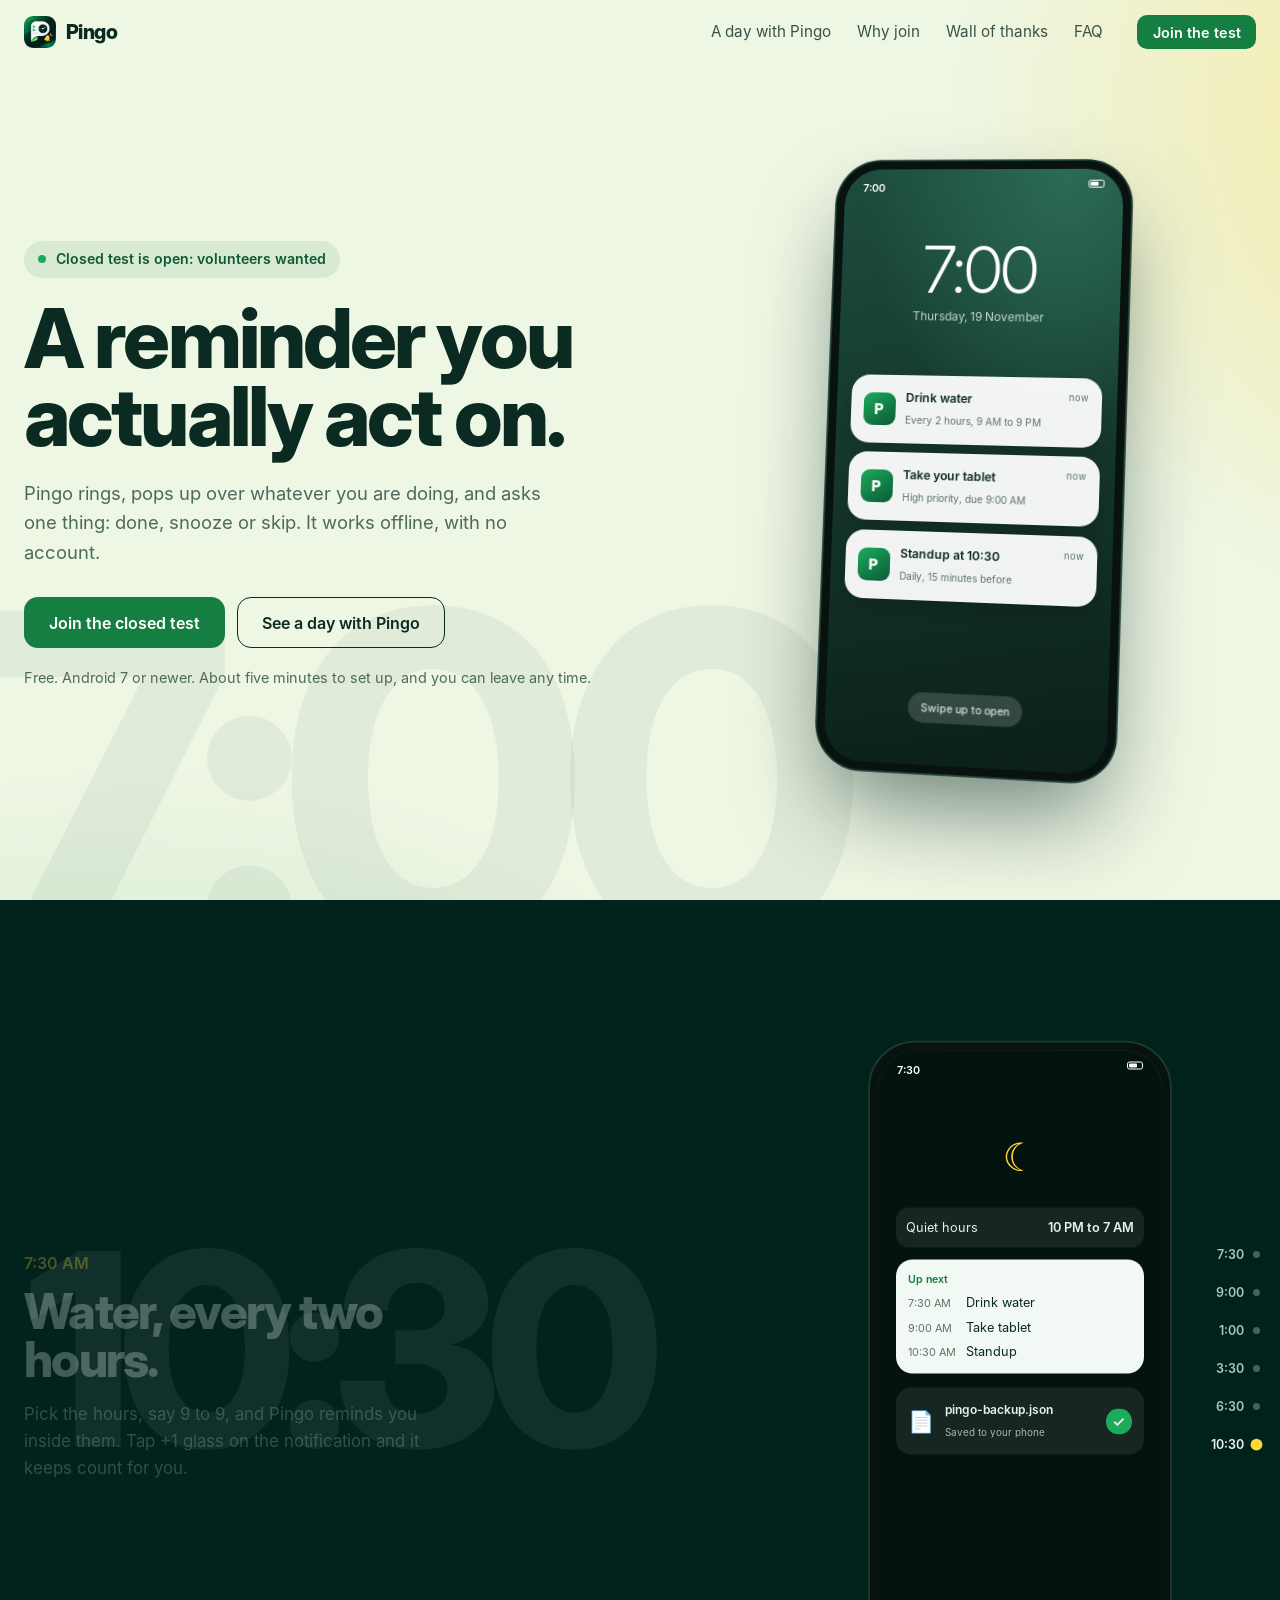
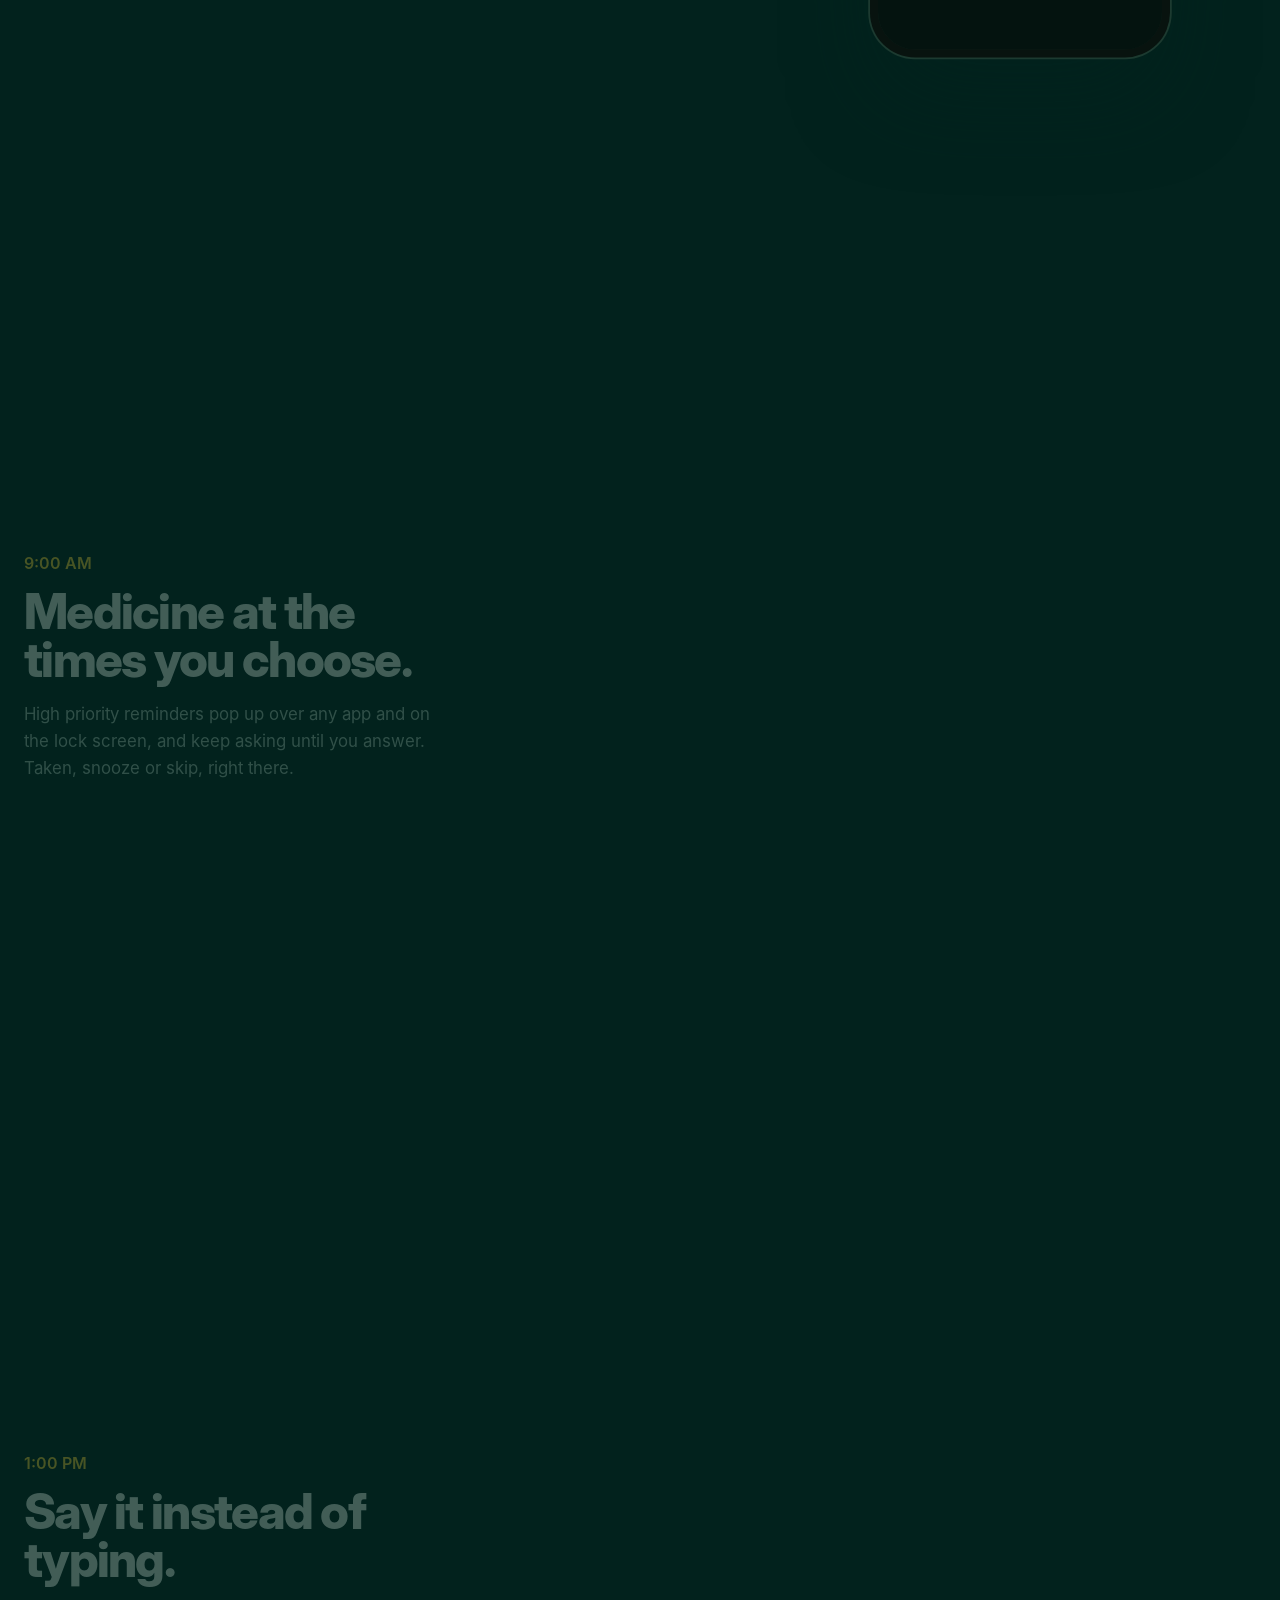
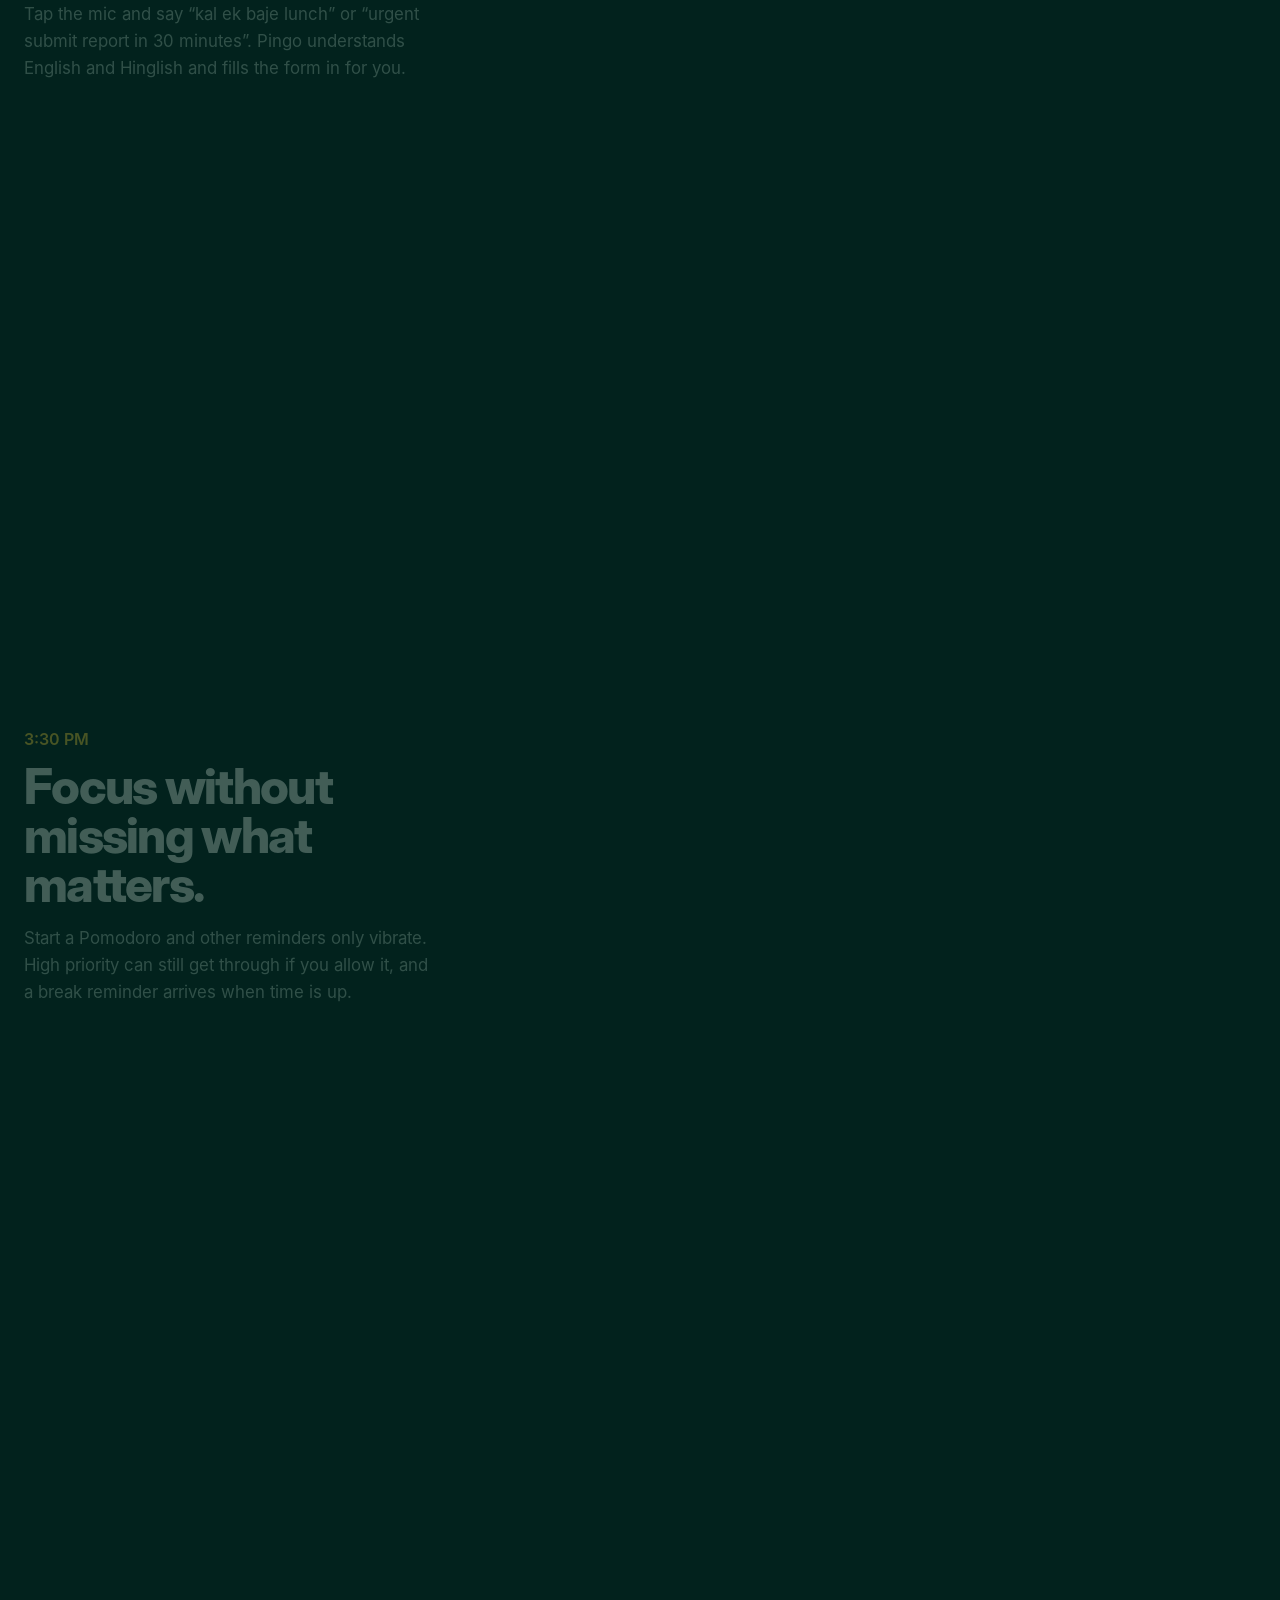
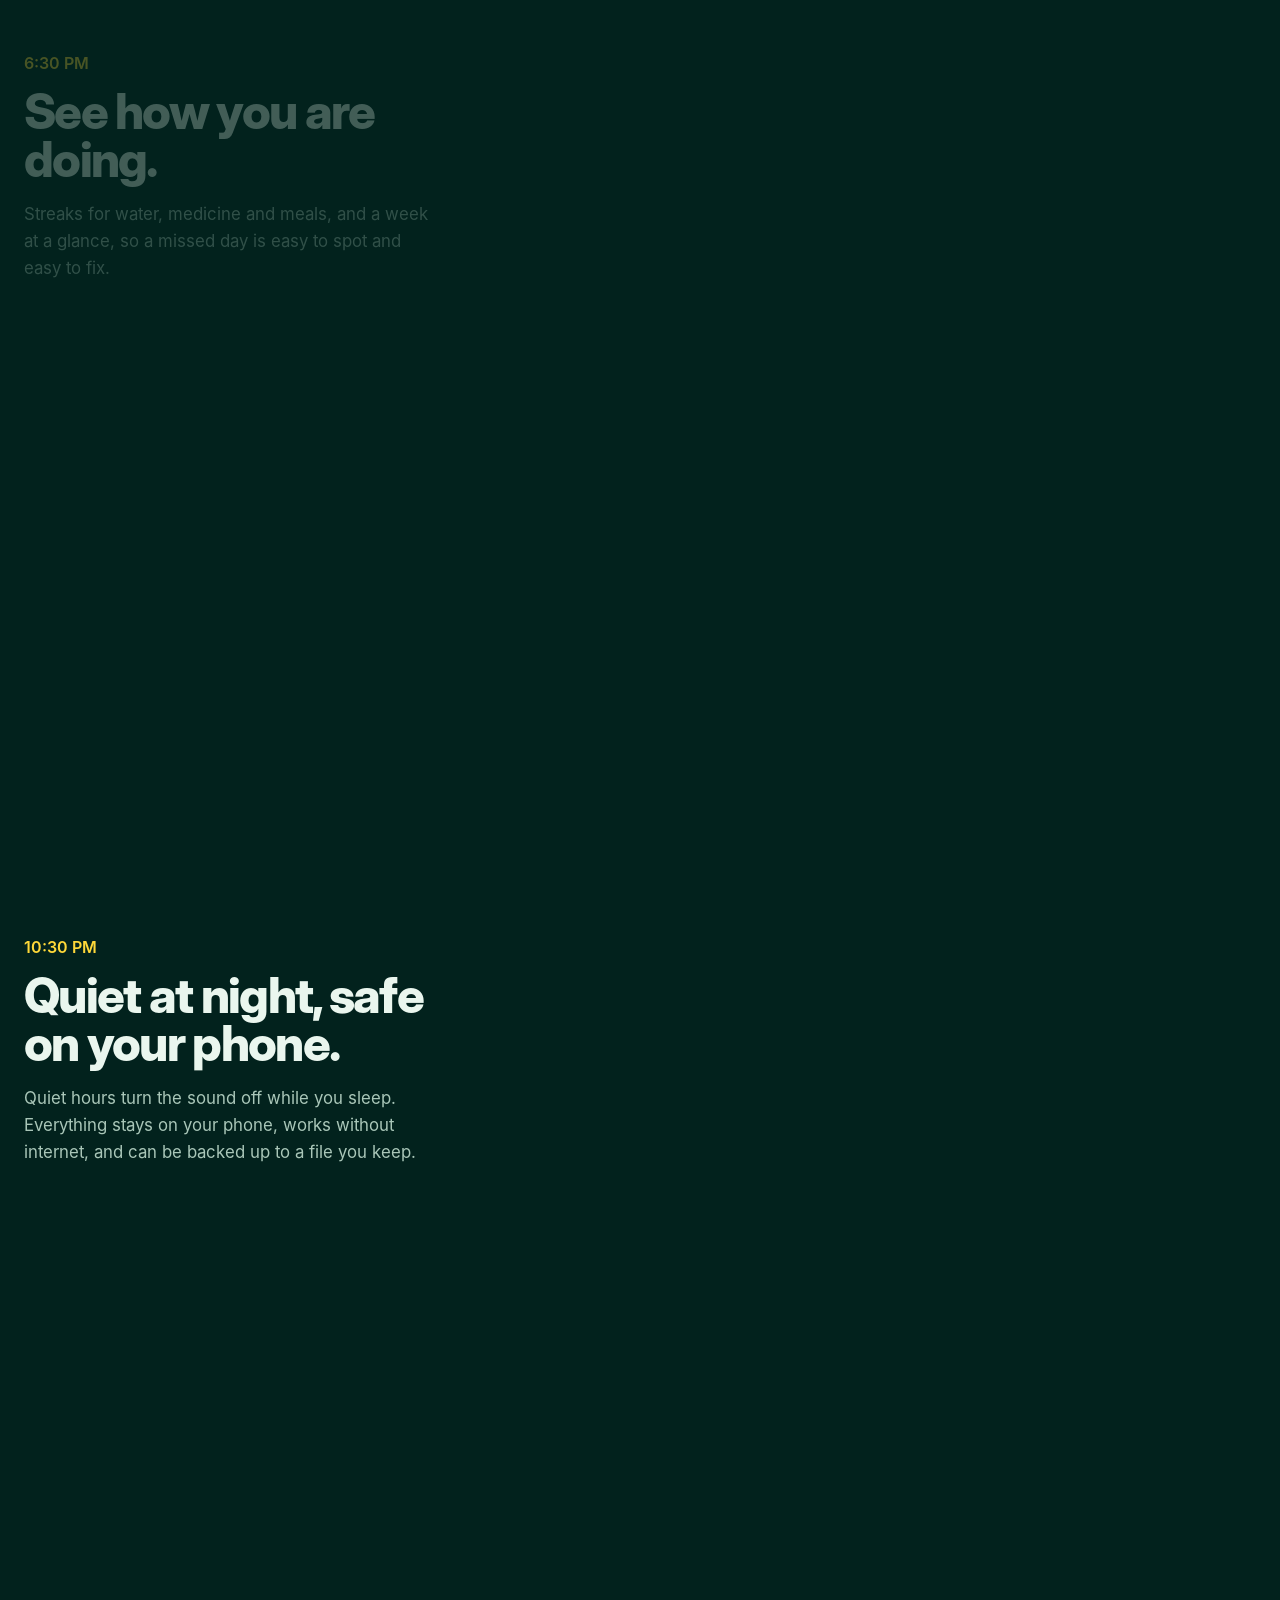
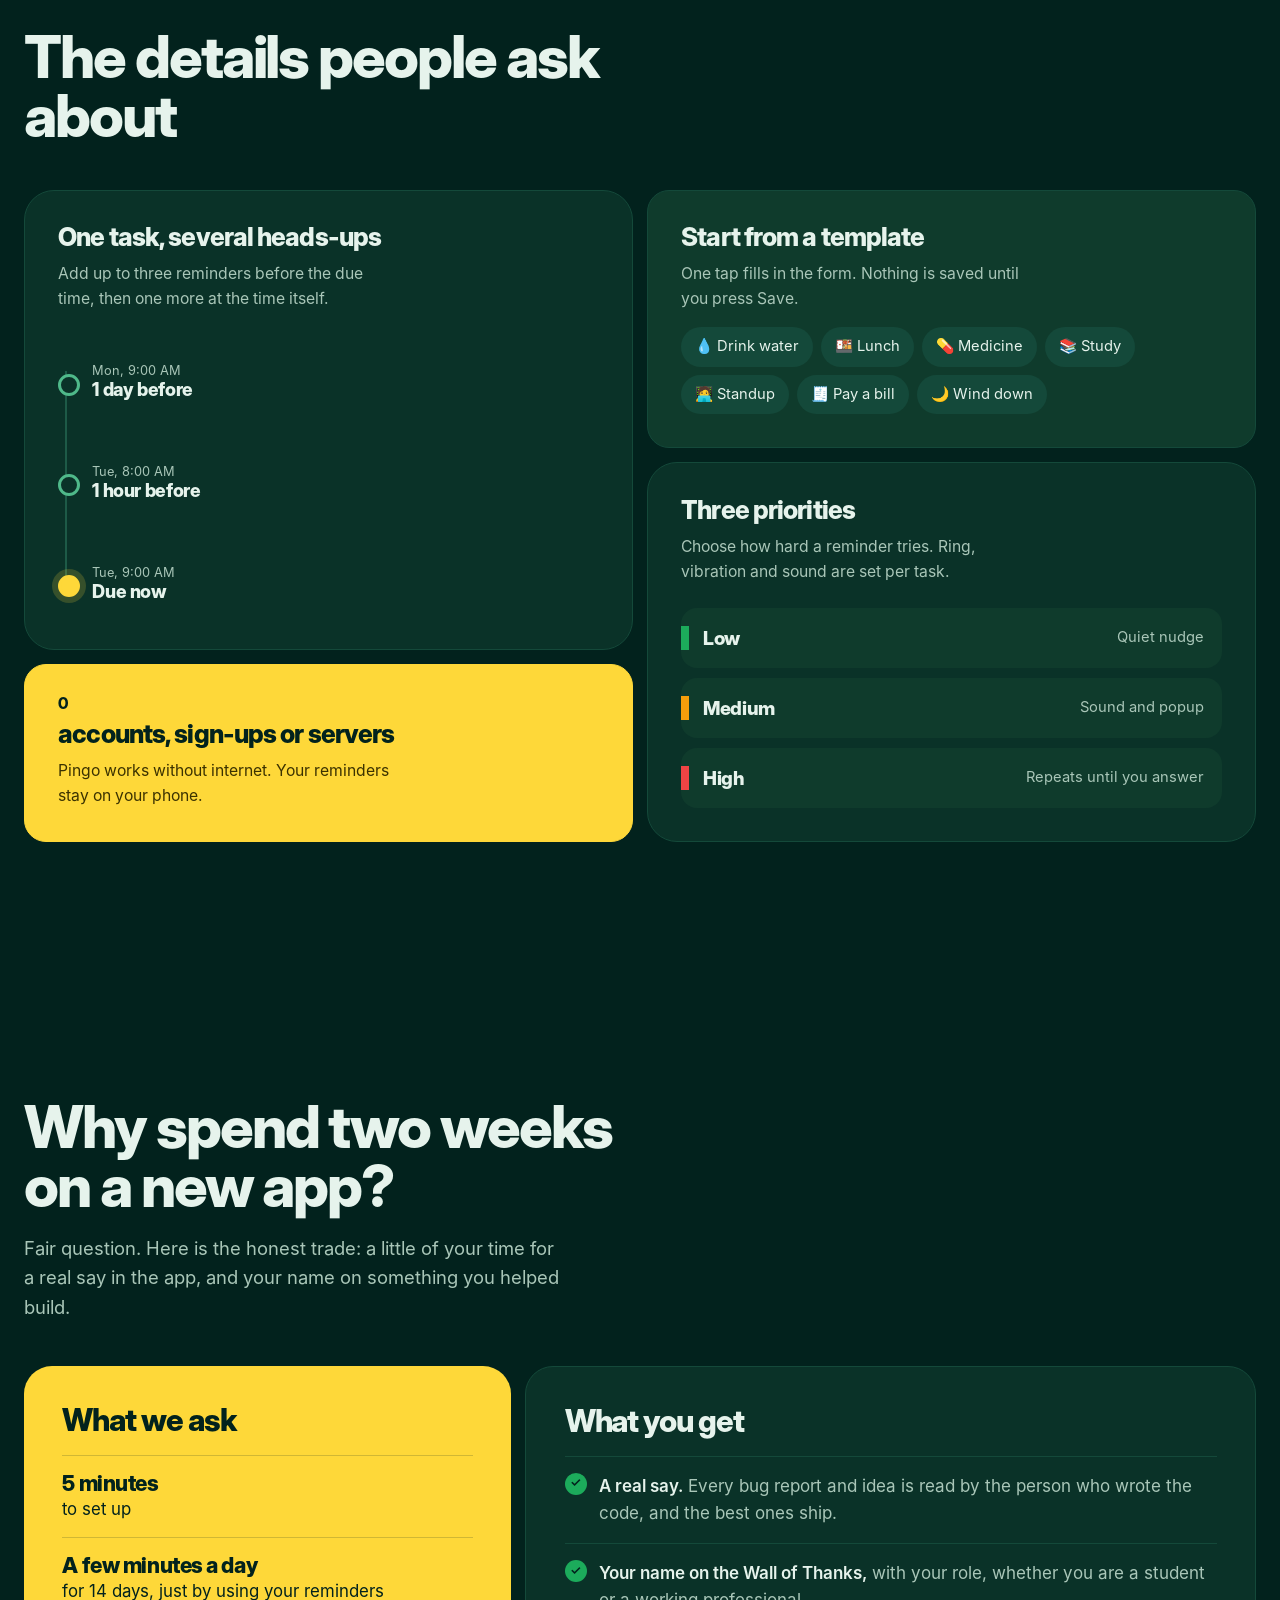
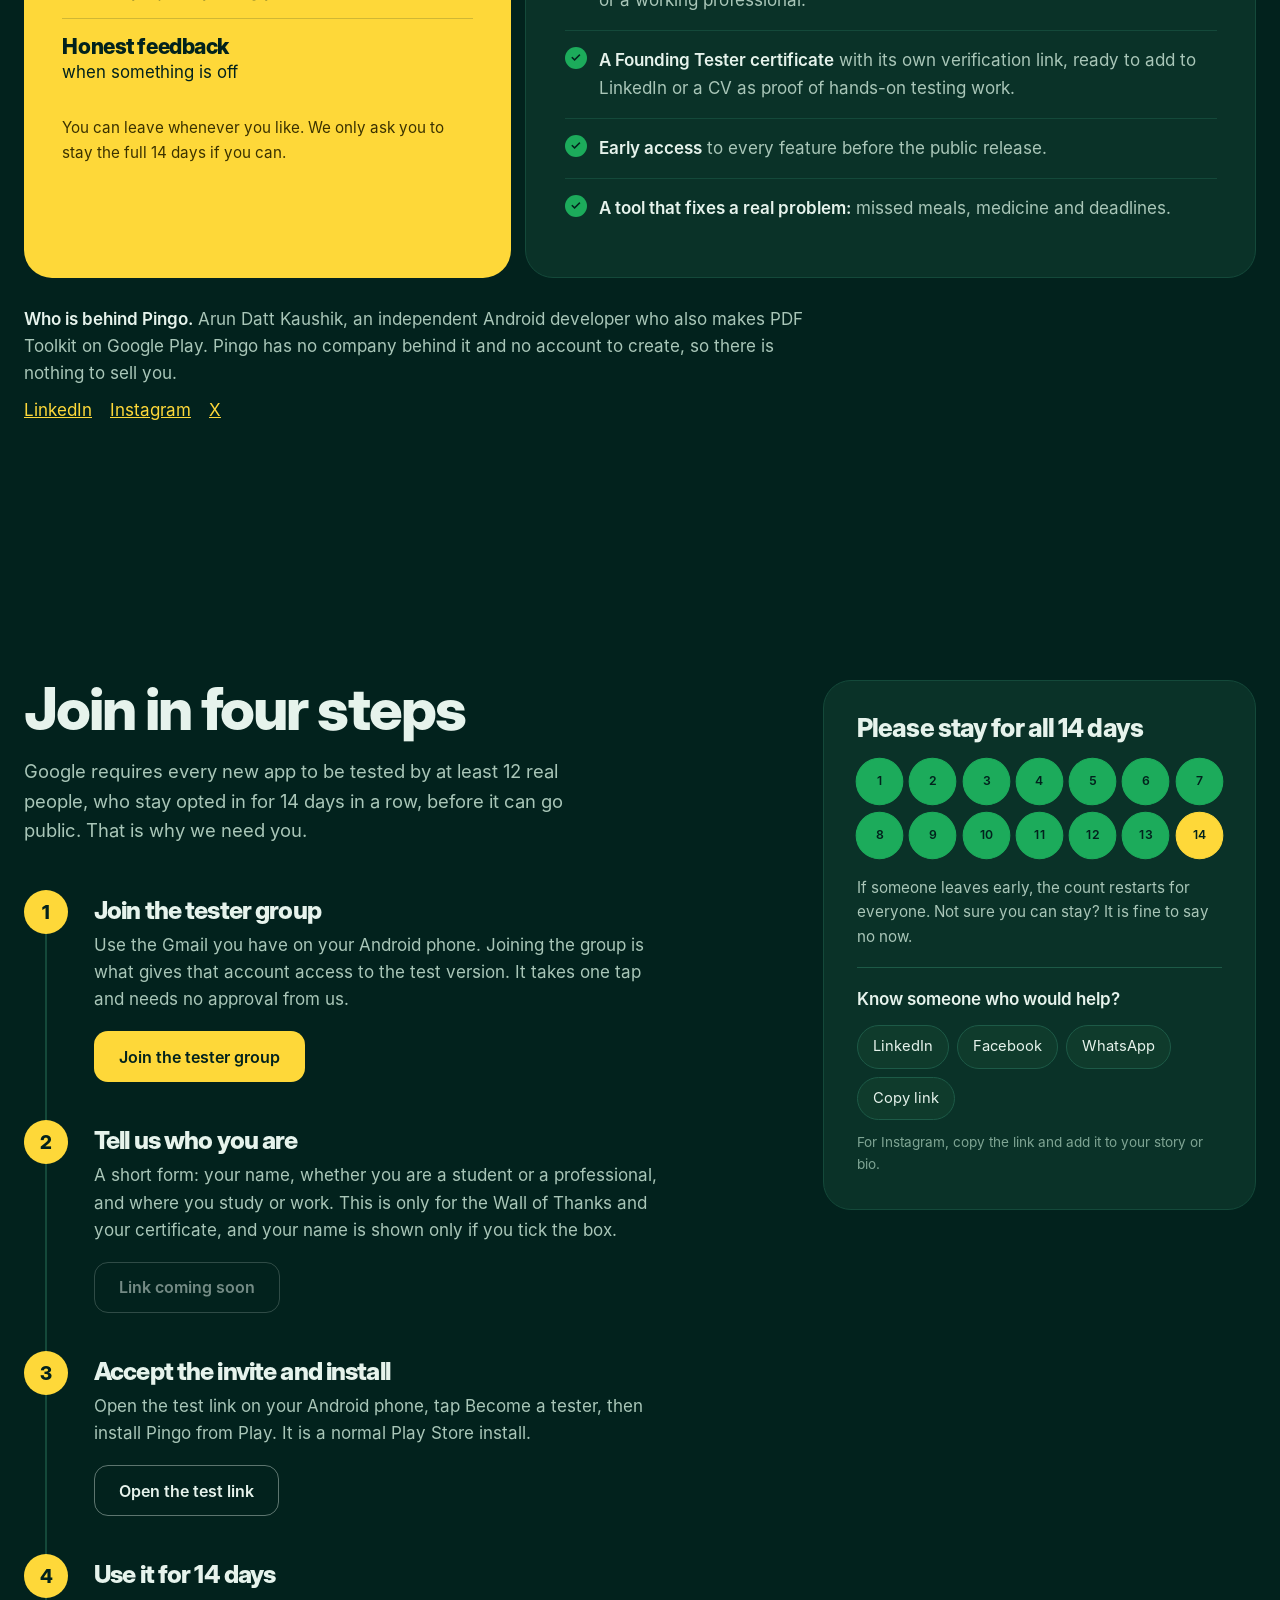
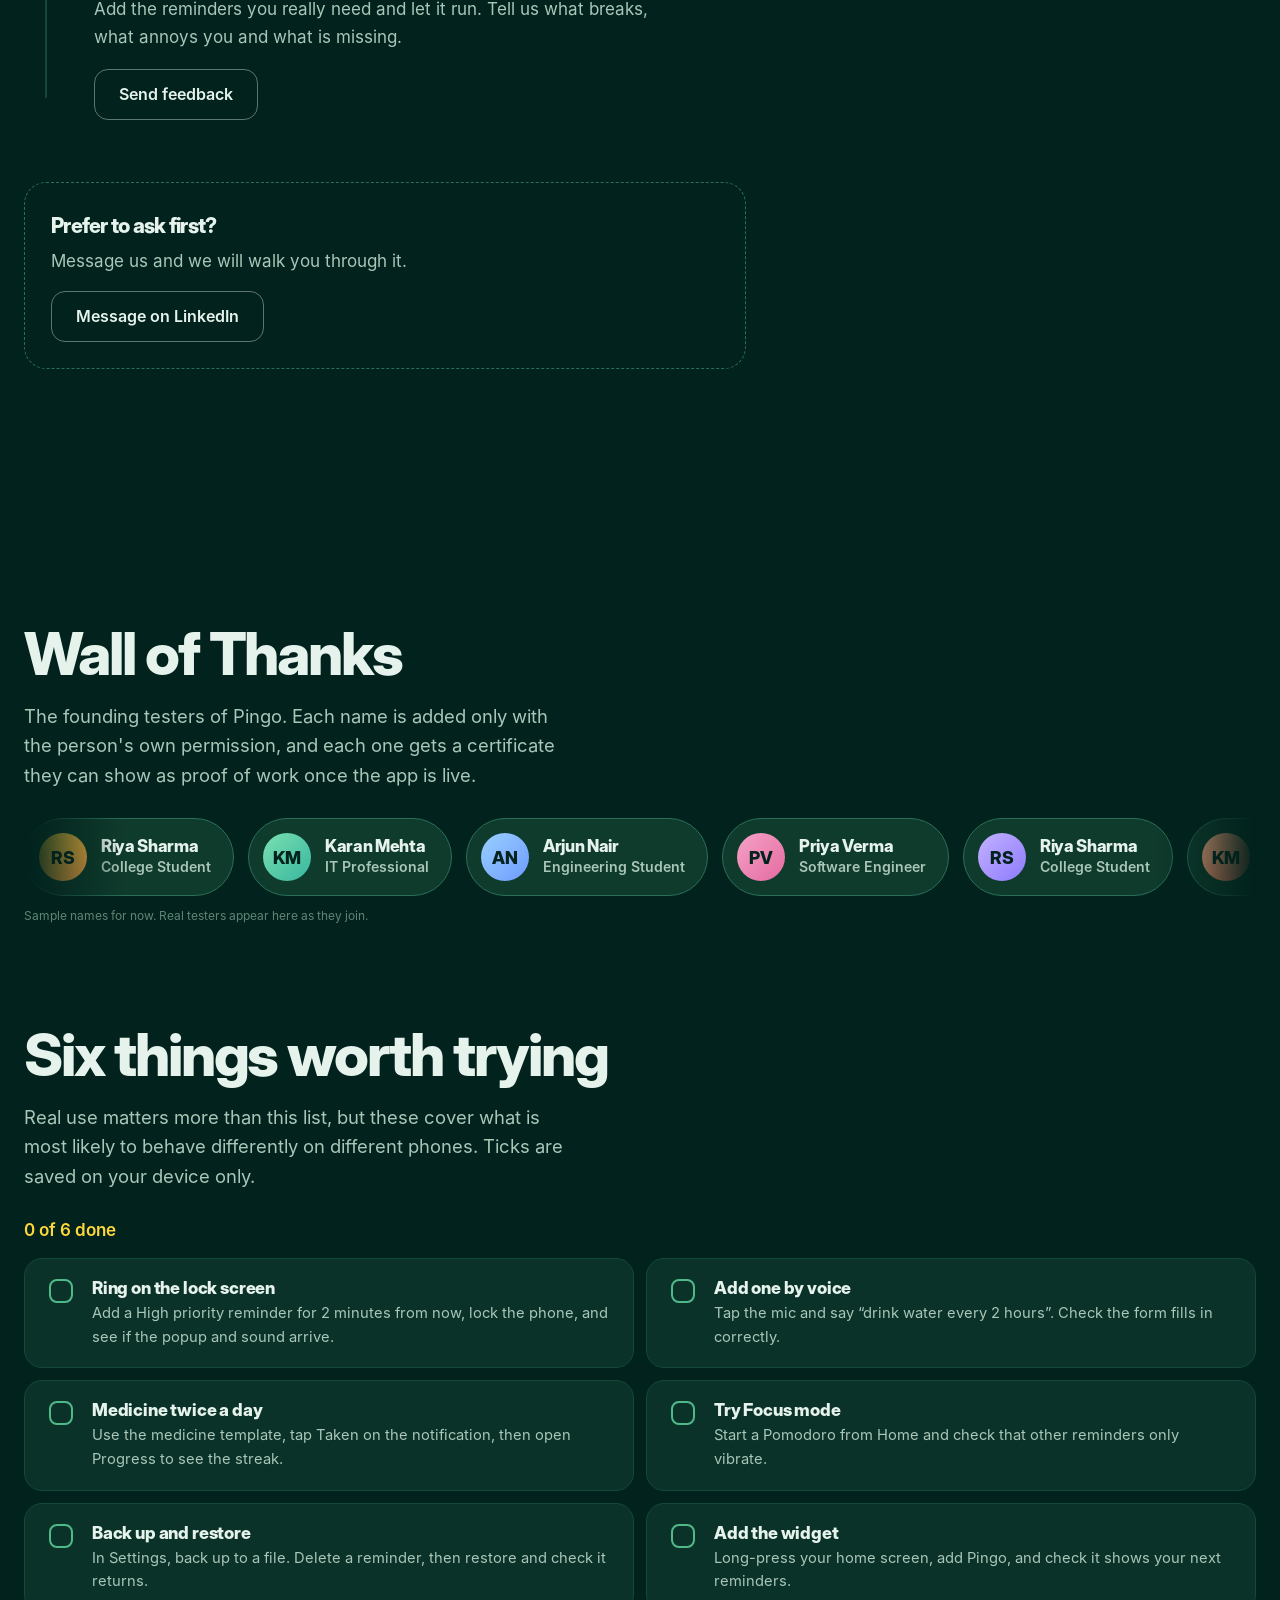
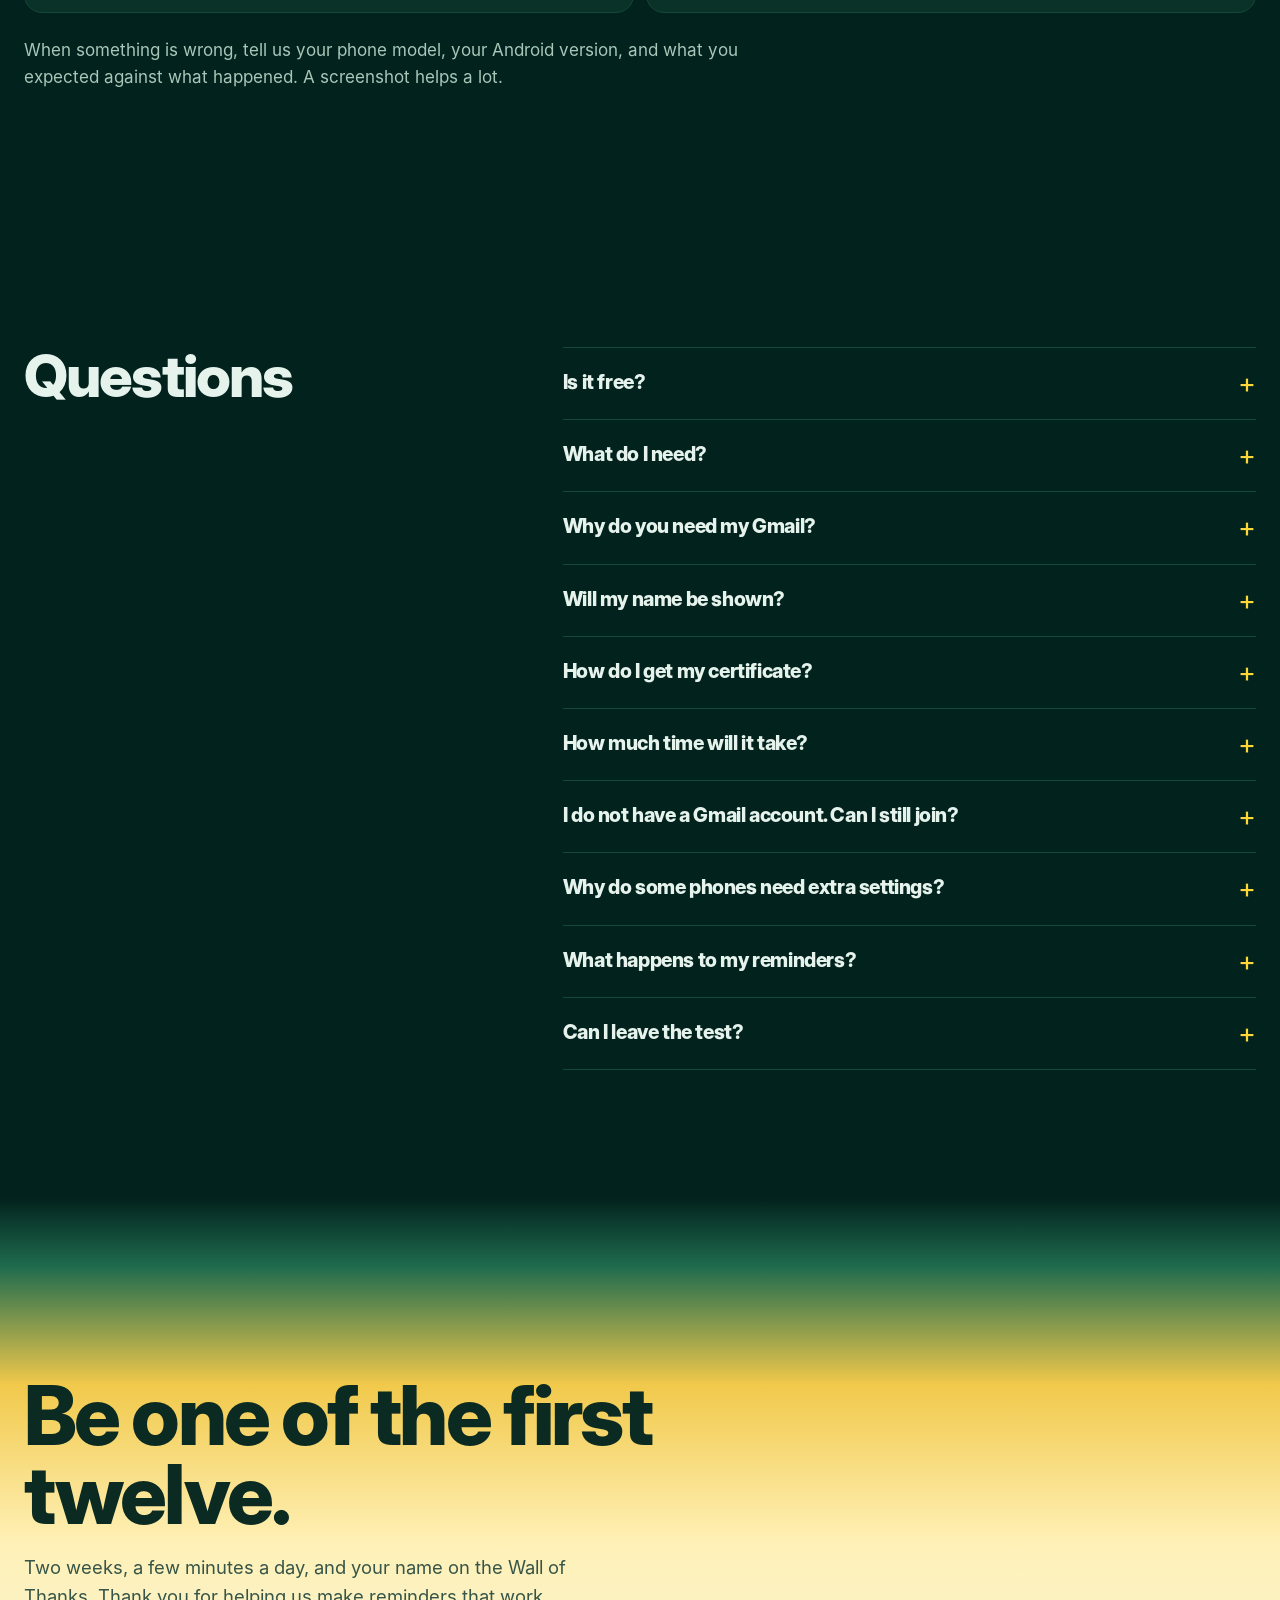
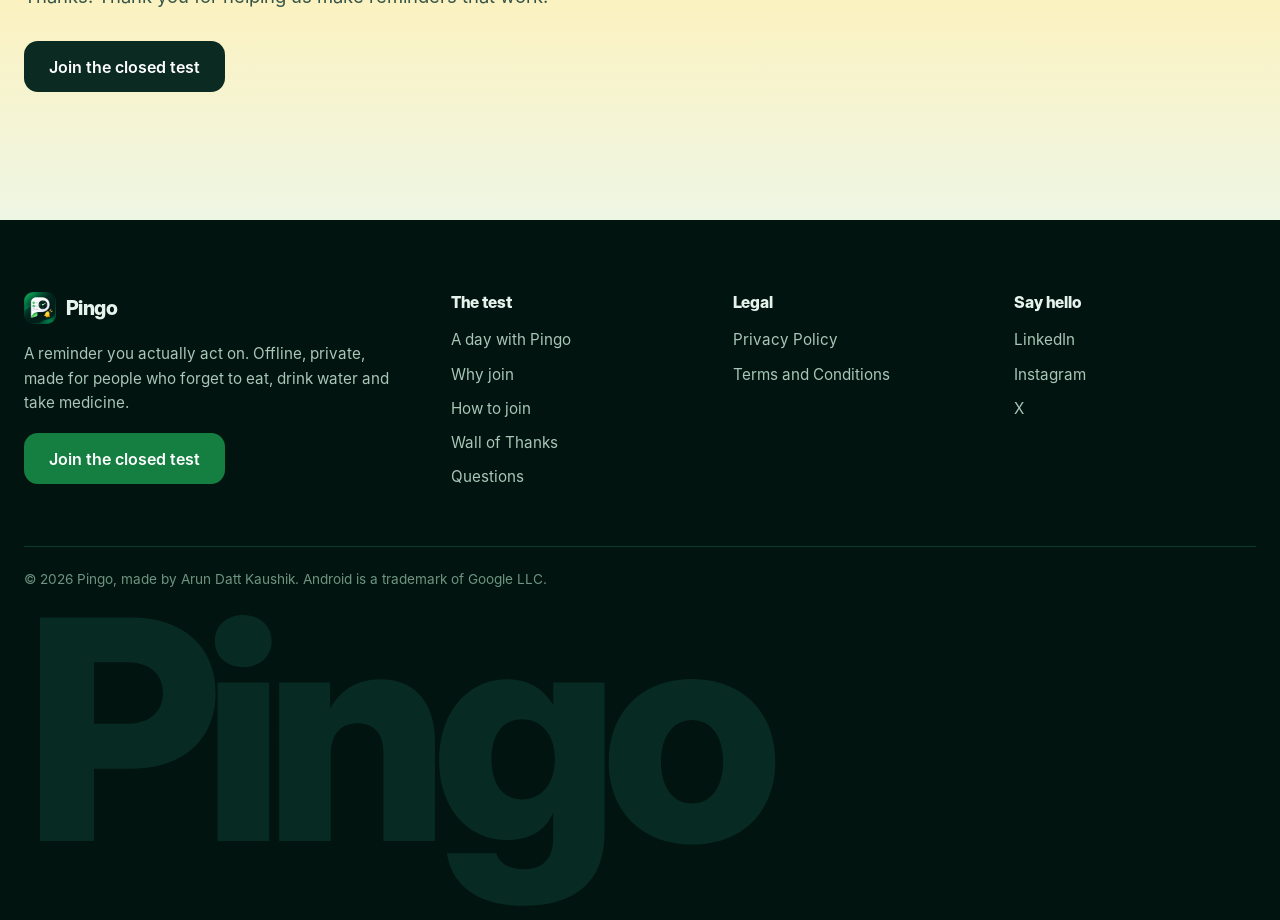
<file: index.html>
<!doctype html>
<html lang="en">
<head>
  <meta charset="utf-8">
  <meta name="viewport" content="width=device-width, initial-scale=1">
  <title>Pingo: a reminder you actually act on. Join the closed test</title>
  <meta name="description" content="Pingo is an offline Android reminder app for water, medicine, meals and work. Volunteer to be one of the first twelve testers.">
  <meta name="theme-color" content="#eef6e4">
  <link rel="icon" type="image/png" href="assets/favicon.png">
  <link rel="apple-touch-icon" href="assets/apple-touch-icon.png">
  <link rel="canonical" href="https://arunkaushikdev.github.io/pingo-site/">
  <meta property="og:type" content="website">
  <meta property="og:url" content="https://arunkaushikdev.github.io/pingo-site/">
  <meta property="og:title" content="Pingo: help us test a reminder app that works">
  <meta property="og:description" content="Volunteer for the Pingo closed test on Android. Two weeks, a few minutes a day, free.">
  <meta property="og:image" content="https://arunkaushikdev.github.io/pingo-site/assets/og.png">
  <meta property="og:image:width" content="1200"><meta property="og:image:height" content="630">
  <meta name="twitter:card" content="summary_large_image">
  <meta name="twitter:image" content="https://arunkaushikdev.github.io/pingo-site/assets/og.png">
  <link rel="preload" href="assets/fonts/display-800.woff" as="font" type="font/woff" crossorigin>
  <link rel="stylesheet" href="styles.css">
</head>
<body>

<header class="nav" id="nav">
  <div class="wrap bar">
    <a class="brand" href="#top"><img src="assets/icon-192.png" alt="" width="32" height="32">Pingo</a>
    <nav aria-label="Main">
      <a href="#day">A day with Pingo</a>
      <a href="#why">Why join</a>
      <a href="#wall">Wall of thanks</a>
      <a href="#faq">FAQ</a>
      <a class="btn mini" href="#join">Join the test</a>
    </nav>
  </div>
</header>

<main>
<!-- HERO ------------------------------------------------------------>
<section class="hero" id="top">
  <div class="ghost" aria-hidden="true">7:00</div>
  <div class="wrap hero-grid">
    <div class="hero-copy">
      <p class="pill"><i></i><span data-status>Closed test is open: volunteers wanted</span></p>
      <h1>A reminder you actually act on.</h1>
      <p class="lead">Pingo rings, pops up over whatever you are doing, and asks one thing: done, snooze or skip. It works offline, with no account.</p>
      <div class="cta">
        <a class="btn primary" href="#join">Join the closed test</a>
        <a class="btn quiet" href="#day">See a day with Pingo</a>
      </div>
      <p class="fine">Free. Android 7 or newer. About five minutes to set up, and you can leave any time.</p>
    </div>

    <div class="phone-wrap">
      <div class="phone" aria-hidden="true">
        <div class="glass" id="hglass">
          <div class="sb"><span id="hclock">7:00</span><span class="bat"></span></div>

          <div class="hs on" data-h="1">
            <div class="lock"><div class="lt">7:00</div><div class="ld">Thursday, 19 November</div></div>
            <div class="notes">
              <div class="note n1"><b class="app">P</b><div><strong>Drink water</strong><span>Every 2 hours, 9 AM to 9 PM</span></div><em>now</em></div>
              <div class="note n2"><b class="app">P</b><div><strong>Take your tablet</strong><span>High priority, due 9:00 AM</span></div><em>now</em></div>
              <div class="note n3"><b class="app">P</b><div><strong>Standup at 10:30</strong><span>Daily, 15 minutes before</span></div><em>now</em></div>
            </div>
            <div class="swipe">Swipe up to open</div>
          </div>

          <div class="hs light" data-h="2">
            <div class="hh">Today</div>
            <div class="trow"><i class="ck done"></i><div><b>Drink water</b><span>9:00 AM · every 2 hours</span></div></div>
            <div class="trow"><i class="ck"></i><div><b>Take your tablet</b><span>9:00 AM · High</span></div></div>
            <div class="trow new r1"><i class="ck"></i><div><b>Gym session</b><span>6:00 PM · Medium</span></div></div>
            <div class="trow new r2"><i class="ck"></i><div><b>Call mom</b><span>Tomorrow, 8:00 PM</span></div></div>
            <div class="heard">“gym at 6 pm”</div>
            <div class="mic"><span></span>🎤</div>
          </div>

          <div class="hs light" data-h="3">
            <div class="hh">Today</div>
            <div class="trow"><i class="ck"></i><div><b>Take your tablet</b><span>9:00 AM · High</span></div></div>
            <div class="dim"></div>
            <div class="popup"><div class="hi">High priority</div><h4>Take your tablet</h4><p>Due at 9:00 AM</p>
              <p class="sn">Snooze for</p>
              <div class="row3"><u>5 min</u><u>15 min</u><u>1 hr</u></div>
              <div class="cta2">Taken</div></div>
            <div class="streak"><span>🔥</span><b>7 day streak</b></div>
          </div>

          <div class="hs light" data-h="4">
            <div class="hh">Water</div>
            <div class="wcard"><small>Glasses today</small>
              <div class="cups"><i class="f"></i><i class="f"></i><i class="f"></i><i class="f"></i><i class="g g1"></i><i class="g g2"></i><i class="g g3"></i><i class="g"></i></div>
              <b class="wn"><span class="a">4 of 8</span><span class="b">7 of 8</span></b></div>
            <div class="trow ft"><i class="ck"></i><div><b>Focus: 25 min</b><span>Other reminders only vibrate</span></div></div>
            <div class="ring2"><svg viewBox="0 0 120 120"><circle class="tr" cx="60" cy="60" r="52"/><circle class="pr" cx="60" cy="60" r="52"/></svg><b>24:59</b></div>
          </div>
        </div>
      </div>
    </div>
  </div>
</section>

<!-- A DAY WITH PINGO ------------------------------------------------>
<section class="day" id="day" data-stage="1">
  <h2 class="sr">A day with Pingo</h2>
  <div class="layer" aria-hidden="true">
    <div class="bigtime">
      <span class="on" data-i="1">7:30</span><span data-i="2">9:00</span><span data-i="3">1:00</span>
      <span data-i="4">3:30</span><span data-i="5">6:30</span><span data-i="6">10:30</span>
    </div>

    <div class="phone-wrap stagephone">
      <div class="phone">
        <div class="glass">
          <div class="sb"><span class="clk">7:30</span><span class="bat"></span></div>

          <!-- 1 water -->
          <div class="scr on" data-s="1">
            <div class="lock"><div class="lt">7:30</div><div class="ld">Thursday</div></div>
            <div class="notes">
              <div class="note"><b class="app">P</b><div><strong>Drink water</strong><span>Every 2 hours, 9 AM to 9 PM</span></div><em>now</em>
                <div class="acts"><u>Snooze 10 min</u><u class="hot">+1 glass</u></div></div>
            </div>
            <div class="count"><span>Glasses today</span><div class="cups"><i class="f"></i><i class="f"></i><i class="f"></i><i class="f"></i><i class="f"></i><i class="g"></i><i></i><i></i></div><b>5 of 8</b></div>
          </div>

          <!-- 2 medicine -->
          <div class="scr" data-s="2">
            <div class="dim"></div>
            <div class="popup">
              <small class="hi">High priority</small>
              <h4>Take your tablet</h4>
              <p>Due at 9:00 AM</p>
              <p class="sn">Snooze for</p>
              <div class="row3"><u>5 min</u><u>15 min</u><u>1 hr</u></div>
              <div class="cta2">Taken</div>
              <p class="skip">Skip this one</p>
            </div>
            <div class="streak"><span>🔥</span><b>7 day streak</b></div>
          </div>

          <!-- 3 voice -->
          <div class="scr" data-s="3">
            <div class="vh">Add by voice</div>
            <div class="wave"><i></i><i></i><i></i><i></i><i></i><i></i><i></i><i></i><i></i><i></i><i></i></div>
            <p class="said"><span>kal ek baje lunch</span></p>
            <div class="filled">
              <small>Filled in for you</small>
              <div class="frow"><b>Lunch</b><span class="chip">Medium</span></div>
              <div class="frow dim2"><span>Tomorrow, 1:00 PM</span><span>Repeat: never</span></div>
              <div class="save">Save</div>
            </div>
          </div>

          <!-- 4 focus -->
          <div class="scr" data-s="4">
            <div class="vh">Focus</div>
            <div class="ring">
              <svg viewBox="0 0 120 120"><circle cx="60" cy="60" r="52" class="tr"/><circle cx="60" cy="60" r="52" class="pr"/></svg>
              <div class="rt"><b>24:12</b><span>Pomodoro</span></div>
            </div>
            <div class="qrow"><span>🔕</span><div><strong>3 reminders held</strong><span>They vibrate only until the break</span></div></div>
            <div class="quiet hi2"><span>🔔</span><div><strong>High priority still rings</strong><span>If you allow it in quiet hours</span></div></div>
          </div>

          <!-- 5 progress -->
          <div class="scr" data-s="5">
            <div class="vh">Progress</div>
            <div class="big7"><b>7</b><span>day streak</span></div>
            <div class="bars"><i style="--h:55%"></i><i style="--h:80%"></i><i style="--h:70%"></i><i style="--h:100%"></i><i style="--h:90%"></i><i style="--h:100%"></i><i style="--h:60%" class="today"></i></div>
            <div class="days"><span>F</span><span>S</span><span>S</span><span>M</span><span>T</span><span>W</span><span>T</span></div>
            <div class="goal"><span>Water</span><b>6 of 8</b></div>
          </div>

          <!-- 6 night -->
          <div class="scr night" data-s="6">
            <div class="moon">☾</div>
            <div class="qh"><span>Quiet hours</span><b>10 PM to 7 AM</b></div>
            <div class="widget">
              <small>Up next</small>
              <div><span>7:30 AM</span> Drink water</div>
              <div><span>9:00 AM</span> Take tablet</div>
              <div><span>10:30 AM</span> Standup</div>
            </div>
            <div class="file"><span>📄</span><div><strong>pingo-backup.json</strong><span>Saved to your phone</span></div><i>✓</i></div>
          </div>
        </div>
      </div>
    </div>

    <ol class="rail">
      <li class="on" data-i="1"><a href="#s1" tabindex="-1">7:30</a></li>
      <li data-i="2"><a href="#s2" tabindex="-1">9:00</a></li>
      <li data-i="3"><a href="#s3" tabindex="-1">1:00</a></li>
      <li data-i="4"><a href="#s4" tabindex="-1">3:30</a></li>
      <li data-i="5"><a href="#s5" tabindex="-1">6:30</a></li>
      <li data-i="6"><a href="#s6" tabindex="-1">10:30</a></li>
    </ol>
  </div>

  <div class="wrap steps">
    <article class="step" id="s1" data-i="1"><div class="t"><time>7:30 AM</time><h3>Water, every two hours.</h3>
      <p>Pick the hours, say 9 to 9, and Pingo reminds you inside them. Tap +1 glass on the notification and it keeps count for you.</p></div></article>
    <article class="step" id="s2" data-i="2"><div class="t"><time>9:00 AM</time><h3>Medicine at the times you choose.</h3>
      <p>High priority reminders pop up over any app and on the lock screen, and keep asking until you answer. Taken, snooze or skip, right there.</p></div></article>
    <article class="step" id="s3" data-i="3"><div class="t"><time>1:00 PM</time><h3>Say it instead of typing.</h3>
      <p>Tap the mic and say “kal ek baje lunch” or “urgent submit report in 30 minutes”. Pingo understands English and Hinglish and fills the form in for you.</p></div></article>
    <article class="step" id="s4" data-i="4"><div class="t"><time>3:30 PM</time><h3>Focus without missing what matters.</h3>
      <p>Start a Pomodoro and other reminders only vibrate. High priority can still get through if you allow it, and a break reminder arrives when time is up.</p></div></article>
    <article class="step" id="s5" data-i="5"><div class="t"><time>6:30 PM</time><h3>See how you are doing.</h3>
      <p>Streaks for water, medicine and meals, and a week at a glance, so a missed day is easy to spot and easy to fix.</p></div></article>
    <article class="step" id="s6" data-i="6"><div class="t"><time>10:30 PM</time><h3>Quiet at night, safe on your phone.</h3>
      <p>Quiet hours turn the sound off while you sleep. Everything stays on your phone, works without internet, and can be backed up to a file you keep.</p></div></article>
  </div>
</section>

<!-- DETAILS (bento) ------------------------------------------------->
<section class="night sec" id="details">
  <div class="wrap">
    <h2>The details people ask about</h2>
    <div class="bento">
      <article class="tile t-many">
        <h3>One task, several heads-ups</h3>
        <p>Add up to three reminders before the due time, then one more at the time itself.</p>
        <ol class="points"><li><span>Mon, 9:00 AM</span>1 day before</li><li><span>Tue, 8:00 AM</span>1 hour before</li><li class="now"><span>Tue, 9:00 AM</span>Due now</li></ol>
      </article>
      <article class="tile t-tmpl">
        <h3>Start from a template</h3>
        <p>One tap fills in the form. Nothing is saved until you press Save.</p>
        <div class="chips"><span>💧 Drink water</span><span>🍱 Lunch</span><span>💊 Medicine</span><span>📚 Study</span><span>🧑‍💻 Standup</span><span>🧾 Pay a bill</span><span>🌙 Wind down</span></div>
      </article>
      <article class="tile t-pri">
        <h3>Three priorities</h3>
        <p>Choose how hard a reminder tries. Ring, vibration and sound are set per task.</p>
        <div class="levels"><div><i class="l1"></i><b>Low</b><span>Quiet nudge</span></div><div><i class="l2"></i><b>Medium</b><span>Sound and popup</span></div><div><i class="l3"></i><b>High</b><span>Repeats until you answer</span></div></div>
      </article>
      <article class="tile t-off">
        <p class="num">0</p>
        <h3>accounts, sign-ups or servers</h3>
        <p>Pingo works without internet. Your reminders stay on your phone.</p>
      </article>
    </div>
  </div>
</section>

<!-- WHY JOIN ------------------------------------------------------>
<section class="night sec" id="why">
  <div class="wrap">
    <h2>Why spend two weeks on a new app?</h2>
    <p class="lead">Fair question. Here is the honest trade: a little of your time for a real say in the app, and your name on something you helped build.</p>
    <div class="trade">
      <div class="give">
        <h3>What we ask</h3>
        <ul>
          <li><b>5 minutes</b> to set up</li>
          <li><b>A few minutes a day</b> for 14 days, just by using your reminders</li>
          <li><b>Honest feedback</b> when something is off</li>
        </ul>
        <p>You can leave whenever you like. We only ask you to stay the full 14 days if you can.</p>
      </div>
      <div class="get">
        <h3>What you get</h3>
        <ul>
          <li><b>A real say.</b> Every bug report and idea is read by the person who wrote the code, and the best ones ship.</li>
          <li><b>Your name on the Wall of Thanks,</b> with your role, whether you are a student or a working professional.</li>
          <li><b>A Founding Tester certificate</b> with its own verification link, ready to add to LinkedIn or a CV as proof of hands-on testing work.</li>
          <li><b>Early access</b> to every feature before the public release.</li>
          <li><b>A tool that fixes a real problem:</b> missed meals, medicine and deadlines.</li>
        </ul>
      </div>
    </div>
    <div class="maker">
      <p><b>Who is behind Pingo.</b> Arun Datt Kaushik, an independent Android developer who also makes PDF Toolkit on Google Play. Pingo has no company behind it and no account to create, so there is nothing to sell you.</p>
      <p class="mk-links" data-hide-if-empty><a data-social="linkedin">LinkedIn</a><a data-social="instagram">Instagram</a><a data-social="facebook">Facebook</a><a data-social="x">X</a></p>
    </div>
  </div>
</section>

<!-- JOIN ------------------------------------------------------------>
<section class="night sec join" id="join">
  <div class="wrap join-grid">
    <div>
      <h2>Join in four steps</h2>
      <p class="lead">Google requires every new app to be tested by at least 12 real people, who stay opted in for 14 days in a row, before it can go public. That is why we need you.</p>

      <ol class="stepper">
        <li><div><h3>Join the tester group</h3><p>Use the Gmail you have on your Android phone. Joining the group is what gives that account access to the test version. It takes one tap and needs no approval from us.</p>
          <a class="btn primary" data-link="group">Join the tester group</a></div></li>
        <li><div><h3>Tell us who you are</h3><p>A short form: your name, whether you are a student or a professional, and where you study or work. This is only for the Wall of Thanks and your certificate, and your name is shown only if you tick the box.</p>
          <a class="btn quiet dk" data-link="form">Fill the 1-minute form</a></div></li>
        <li><div><h3>Accept the invite and install</h3><p>Open the test link on your Android phone, tap Become a tester, then install Pingo from Play. It is a normal Play Store install.</p>
          <a class="btn quiet dk" data-link="optin">Open the test link</a></div></li>
        <li><div><h3>Use it for 14 days</h3><p>Add the reminders you really need and let it run. Tell us what breaks, what annoys you and what is missing.</p>
          <a class="btn quiet dk" data-link="feedback">Send feedback</a></div></li>
      </ol>

      <div class="reach">
        <h3>Prefer to ask first?</h3>
        <p>Message us and we will walk you through it.</p>
        <div class="reach-btns">
          <a class="btn quiet dk" data-wa data-count="whatsapp">Chat on WhatsApp</a>
          <a class="btn quiet dk" data-email data-keep data-subject="Pingo closed test" data-count="email">Email us</a>
          <a class="btn quiet dk" data-social="linkedin">Message on LinkedIn</a>
        </div>
      </div>
    </div>

    <aside class="fourteen" aria-label="14 day plan">
      <h3>Please stay for all 14 days</h3>
      <div class="dots" id="dots"></div>
      <p>If someone leaves early, the count restarts for everyone. Not sure you can stay? It is fine to say no now.</p>
      <div class="sharebox">
        <b>Know someone who would help?</b>
        <div class="sharebtns">
          <a data-share="linkedin">LinkedIn</a><a data-share="facebook">Facebook</a><a data-share="whatsapp">WhatsApp</a><a href="#" data-share="copy">Copy link</a>
        </div>
        <span>For Instagram, copy the link and add it to your story or bio.</span>
      </div>
    </aside>
  </div>
</section>

<!-- WALL OF THANKS -------------------------------------------------->
<section class="night sec" id="wall">
  <div class="wrap">
    <h2 id="wall-h">Wall of Thanks</h2>
    <p class="lead">The founding testers of Pingo. Each name is added only with the person's own permission, and each one gets a certificate they can show as proof of work once the app is live.</p>
    <div class="wallstrip" id="wallgrid" aria-label="Founding testers"></div>
    <p class="wallnote" id="wallnote" hidden>Sample names for now. Real testers appear here as they join.</p>
  </div>
</section>

<!-- TEST PLAN ------------------------------------------------------->
<section class="night sec" id="plan">
  <div class="wrap">
    <h2>Six things worth trying</h2>
    <p class="lead">Real use matters more than this list, but these cover what is most likely to behave differently on different phones. Ticks are saved on your device only.</p>
    <p class="tprog" id="tprog" aria-live="polite"></p>
    <div class="tests">
      <label><input type="checkbox" id="t1"><div><b>Ring on the lock screen</b><span>Add a High priority reminder for 2 minutes from now, lock the phone, and see if the popup and sound arrive.</span></div></label>
      <label><input type="checkbox" id="t2"><div><b>Add one by voice</b><span>Tap the mic and say “drink water every 2 hours”. Check the form fills in correctly.</span></div></label>
      <label><input type="checkbox" id="t3"><div><b>Medicine twice a day</b><span>Use the medicine template, tap Taken on the notification, then open Progress to see the streak.</span></div></label>
      <label><input type="checkbox" id="t4"><div><b>Try Focus mode</b><span>Start a Pomodoro from Home and check that other reminders only vibrate.</span></div></label>
      <label><input type="checkbox" id="t5"><div><b>Back up and restore</b><span>In Settings, back up to a file. Delete a reminder, then restore and check it returns.</span></div></label>
      <label><input type="checkbox" id="t6"><div><b>Add the widget</b><span>Long-press your home screen, add Pingo, and check it shows your next reminders.</span></div></label>
    </div>
    <p class="hint">When something is wrong, tell us your phone model, your Android version, and what you expected against what happened. A screenshot helps a lot.</p>
  </div>
</section>

<!-- FAQ ------------------------------------------------------------->
<section class="night sec" id="faq">
  <div class="wrap faq-grid">
    <h2>Questions</h2>
    <div>
      <details><summary>Is it free?</summary><p>Yes. The test is free and nothing is charged. Ads and paid features are not part of this test.</p></details>
      <details><summary>What do I need?</summary><p>An Android phone with Android 7.0 or newer, the Google Play Store, and a Gmail or Google account. iPhone is not supported yet.</p></details>
      <details><summary>Why do you need my Gmail?</summary><p>Play lets only the Google accounts on a tester list join a closed test, so the Gmail on your phone is how it knows you. We use it only for that and to contact you about the test.</p></details>
      <details><summary>Will my name be shown?</summary><p>Only if you tick the box in the form. If you do, your name, role and organisation appear on the Wall of Thanks. If you do not, you still count as a tester, and nothing about you is shown. You can ask us to remove your name at any time.</p></details>
      <details><summary>How do I get my certificate?</summary><p>When the 14 days are done and the app is live, each person on the Wall of Thanks gets a Founding Tester certificate page with a link that anyone can open to verify it. You can download it as an image or add it to LinkedIn from there.</p></details>
      <details><summary>How much time will it take?</summary><p>About 5 minutes to set up, then a few minutes a day, just from using your reminders. The 14 days run on their own in the background.</p></details>
      <details><summary>I do not have a Gmail account. Can I still join?</summary><p>Play needs a Google account to give you access, but you can create a free one in a minute and use it on your phone only for this.</p></details>
      <details><summary>Why do some phones need extra settings?</summary><p>Xiaomi, Redmi, Poco, Oppo, Vivo, Realme and Huawei phones can block pop-ups and late reminders to save battery. Pingo has a Permission check in Settings that walks you through them. If a reminder is late or missing, tell us, because that is exactly what we are testing.</p></details>
      <details><summary>What happens to my reminders?</summary><p>They stay on your phone. Pingo has no account and works offline. You can export a backup file yourself whenever you like. See the <a href="privacy.html">privacy page</a>.</p></details>
      <details><summary>Can I leave the test?</summary><p>Yes, any time. We only ask that you stay for the full 14 days if you can, because the count restarts for everyone when someone leaves early.</p></details>
    </div>
  </div>
</section>

<!-- SUNRISE CTA ----------------------------------------------------->
<section class="sunrise">
  <div class="wrap">
    <h2>Be one of the first twelve.</h2>
    <p class="lead">Two weeks, a few minutes a day, and your name on the Wall of Thanks. Thank you for helping us make reminders that work.</p>
    <a class="btn primary dark" href="#join">Join the closed test</a>
  </div>
</section>
</main>

<footer>
  <div class="wrap foot">
    <div class="f-brand">
      <a class="brand" href="#top"><img src="assets/icon-192.png" alt="" width="36" height="36">Pingo</a>
      <p>A reminder you actually act on. Offline, private, made for people who forget to eat, drink water and take medicine.</p>
      <a class="btn primary" href="#join">Join the closed test</a>
    </div>
    <nav class="f-col" aria-label="The test">
      <h4>The test</h4>
      <a href="#day">A day with Pingo</a><a href="#why">Why join</a><a href="#join">How to join</a><a href="#wall">Wall of Thanks</a><a href="#faq">Questions</a>
    </nav>
    <nav class="f-col" aria-label="Legal">
      <h4>Legal</h4>
      <a href="privacy.html">Privacy Policy</a><a href="terms.html">Terms and Conditions</a>
    </nav>
    <nav class="f-col" aria-label="Contact" data-hide-if-empty>
      <h4>Say hello</h4>
      <a data-email href="#"></a><a data-wa>WhatsApp</a><a data-social="linkedin">LinkedIn</a><a data-social="instagram">Instagram</a><a data-social="facebook">Facebook</a><a data-social="x">X</a>
    </nav>
  </div>
  <div class="wrap foot-end">
    <span>© <span id="year"></span> Pingo, made by Arun Datt Kaushik. Android is a trademark of Google LLC.</span>
  </div>
  <div class="bigmark" aria-hidden="true">Pingo</div>
</footer>

<div class="dock" id="dock"><a class="btn primary" href="#join">Join the closed test</a></div>

<script src="config.js"></script>
<script src="app.js"></script>
</body>
</html>
</file>
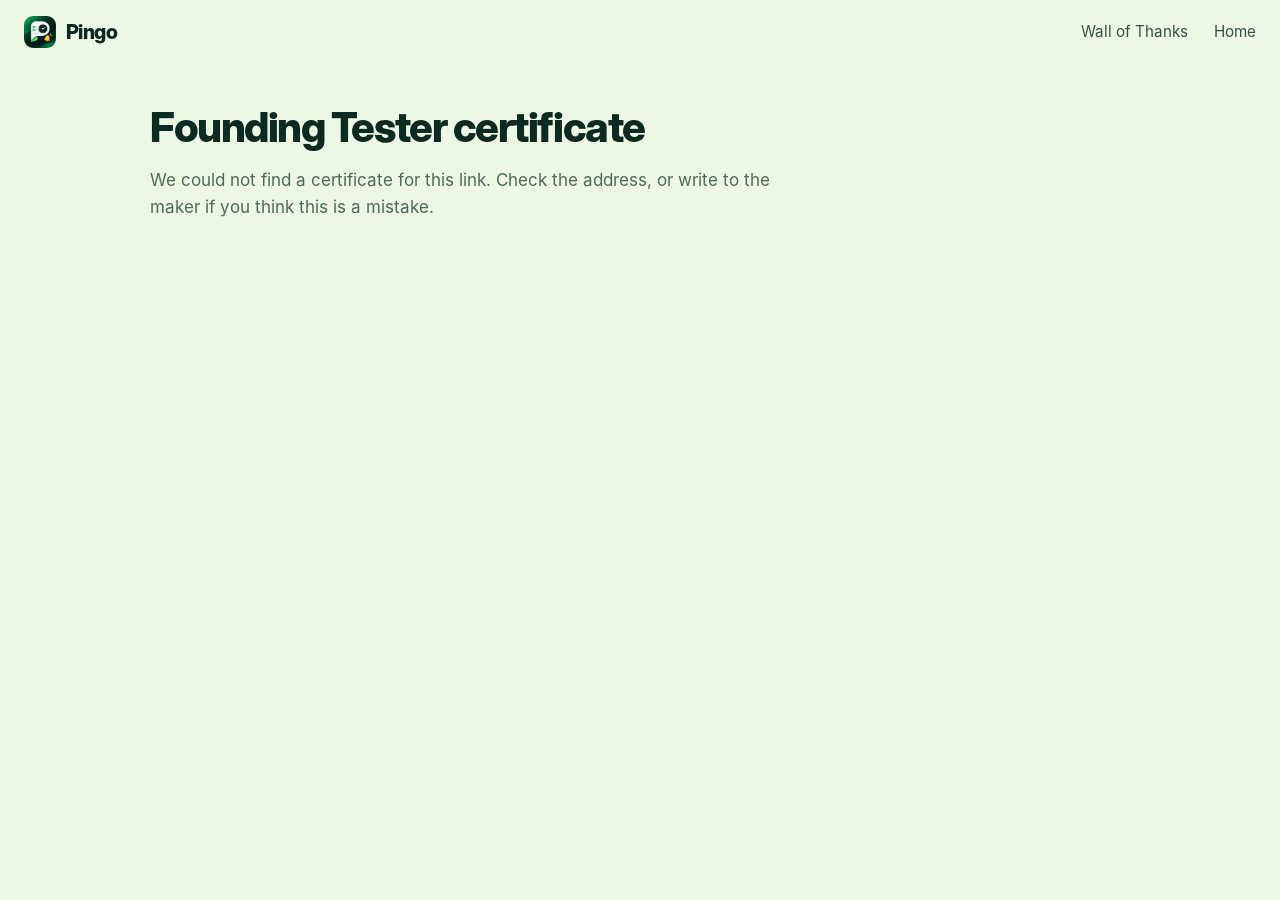
<file: certificate.html>
<!doctype html>
<html lang="en">
<head>
  <meta charset="utf-8">
  <meta name="viewport" content="width=device-width, initial-scale=1">
  <title>Founding Tester certificate | Pingo</title>
  <meta name="robots" content="noindex">
  <link rel="icon" type="image/png" href="assets/favicon.png">
  <link rel="stylesheet" href="styles.css">
</head>
<body class="doc-page">
<header class="nav"><div class="wrap bar"><a class="brand" href="index.html"><img src="assets/icon-192.png" alt="" width="32" height="32">Pingo</a><nav><a href="index.html#wall">Wall of Thanks</a><a href="index.html">Home</a></nav></div></header>
<main class="cert-wrap">
  <h1 id="h" style="font-size:clamp(1.8rem,4vw,2.6rem);margin-bottom:6px">Founding Tester certificate</h1>
  <p class="cert-msg" id="msg">Loading...</p>
  <div id="box" hidden>
    <canvas id="c" width="1600" height="1130" role="img" aria-label="Founding Tester certificate"></canvas>
    <div class="cert-actions">
      <a class="btn primary" id="dl" href="#">Download as image</a>
      <a class="btn quiet" id="li" target="_blank" rel="noopener">Add to LinkedIn</a>
      <a class="btn quiet" href="#" onclick="window.print();return false">Print</a>
    </div>
    <p class="cert-msg">This page is the verification link. Anyone who opens it sees the name below on the official Pingo site, so you can share this link with a recruiter or add it to your CV.</p>
  </div>
</main>
<script src="config.js"></script>
<script>
(function(){
  var id=new URLSearchParams(location.search).get("id")||"";
  var t=TESTERS.filter(function(x){return x.id===id})[0];
  var msg=document.getElementById("msg");
  if(!t){msg.textContent="We could not find a certificate for this link. Check the address, or write to the maker if you think this is a mistake.";return;}
  document.title=t.name+" | Founding Tester | Pingo";
  msg.textContent="Issued to "+t.name+(t.role?", "+t.role:"")+(t.org?", "+t.org:"")+".";
  document.getElementById("box").hidden=false;
  var url=(CONFIG.siteUrl||location.origin+location.pathname.replace(/[^\/]*$/,""))+"certificate.html?id="+encodeURIComponent(t.id);
  var end=CONFIG.testEnd||"", start=CONFIG.testStart||"";
  var when=start&&end?start+" to "+end:(end||"");
  var d=new Date(), yr=d.getFullYear(), mo=d.getMonth()+1;
  var m=/(\d{4})-(\d{2})/.exec(CONFIG.testEnd||""); if(m){yr=+m[1];mo=+m[2];}
  document.getElementById("li").href="https://www.linkedin.com/profile/add?startTask=CERTIFICATION_NAME&name="+encodeURIComponent("Pingo Founding Tester")+"&organizationName="+encodeURIComponent("Pingo")+"&issueYear="+yr+"&issueMonth="+mo+"&certUrl="+encodeURIComponent(url);
  function draw(){
    var c=document.getElementById("c"),x=c.getContext("2d"),W=c.width,H=c.height;
    x.fillStyle="#fbfdf6";x.fillRect(0,0,W,H);
    var g=x.createLinearGradient(0,0,W,0);g.addColorStop(0,"#fff4c2");g.addColorStop(1,"#e1f3e8");
    x.fillStyle=g;x.fillRect(0,0,W,260);
    x.strokeStyle="#0b3a2d";x.lineWidth=14;x.strokeRect(40,40,W-80,H-80);
    x.strokeStyle="#fed839";x.lineWidth=4;x.strokeRect(68,68,W-136,H-136);
    var img=new Image();img.onload=function(){x.drawImage(img,W/2-48,110,96,96);rest();};img.onerror=rest;img.src="assets/icon-512.png";
    function rest(){
      x.textAlign="center";x.fillStyle="#0b2a21";
      x.font="800 64px 'Inter Display', Inter, sans-serif";x.fillText("Pingo",W/2,270);
      x.font="400 30px Inter, sans-serif";x.fillStyle="#4d6b5d";x.fillText("CERTIFICATE OF PARTICIPATION",W/2,340);
      x.fillStyle="#0b2a21";x.font="800 92px 'Inter Display', Inter, sans-serif";x.fillText("Founding Tester",W/2,470);
      x.font="400 32px Inter, sans-serif";x.fillStyle="#4d6b5d";x.fillText("This certifies that",W/2,560);
      var size=120,nm=t.name;x.fillStyle="#157f42";
      do{x.font="800 "+size+"px 'Inter Display', Inter, sans-serif";size-=4;}while(x.measureText(nm).width>W-300&&size>40);
      x.fillText(nm,W/2,690);
      var sub=[t.role,t.org].filter(Boolean).join(", ");
      if(sub){x.font="600 36px Inter, sans-serif";x.fillStyle="#0b2a21";x.fillText(sub,W/2,755);}
      x.font="400 32px Inter, sans-serif";x.fillStyle="#4d6b5d";
      x.fillText("took part in the 14-day closed test of the Pingo Android app"+(when?" ("+when+")":"")+",",W/2,840);
      x.fillText("reporting bugs and ideas that helped shape the first public release.",W/2,885);
      x.strokeStyle="#0b2a21";x.lineWidth=2;x.beginPath();x.moveTo(W/2-230,960);x.lineTo(W/2+230,960);x.stroke();
      x.fillStyle="#0b2a21";x.font="600 30px Inter, sans-serif";x.fillText("Arun Datt Kaushik, Developer of Pingo",W/2,1005);
      x.font="400 22px Inter, sans-serif";x.fillStyle="#4d6b5d";x.fillText("Verify: "+url,W/2,1045);
      document.getElementById("dl").onclick=function(e){e.preventDefault();var a=document.createElement("a");a.download="pingo-founding-tester-"+t.id+".png";a.href=c.toDataURL("image/png");a.click();};
    }
  }
  (document.fonts&&document.fonts.load?Promise.all([document.fonts.load("800 64px 'Inter Display'"),document.fonts.load("400 30px Inter"),document.fonts.load("600 30px Inter")]):Promise.resolve()).then(draw,draw);
})();
</script>
</body>
</html>
</file>
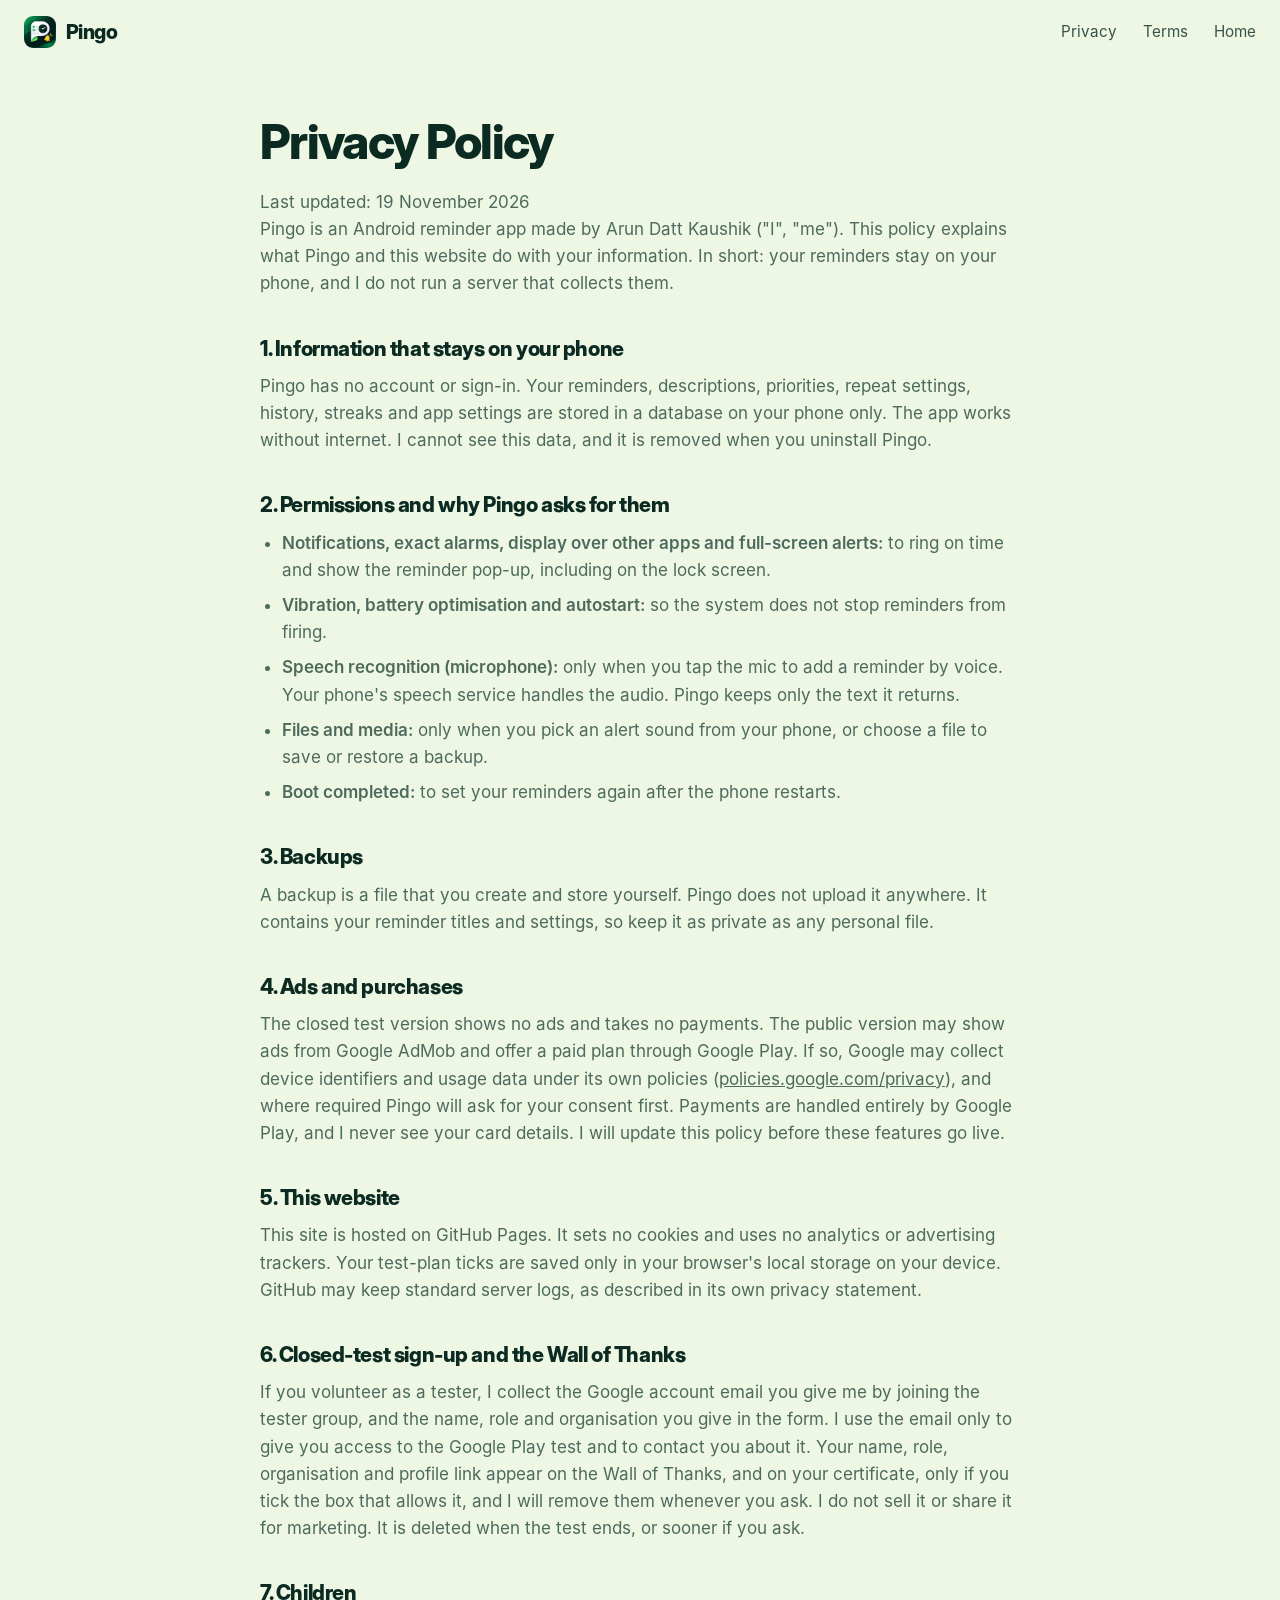
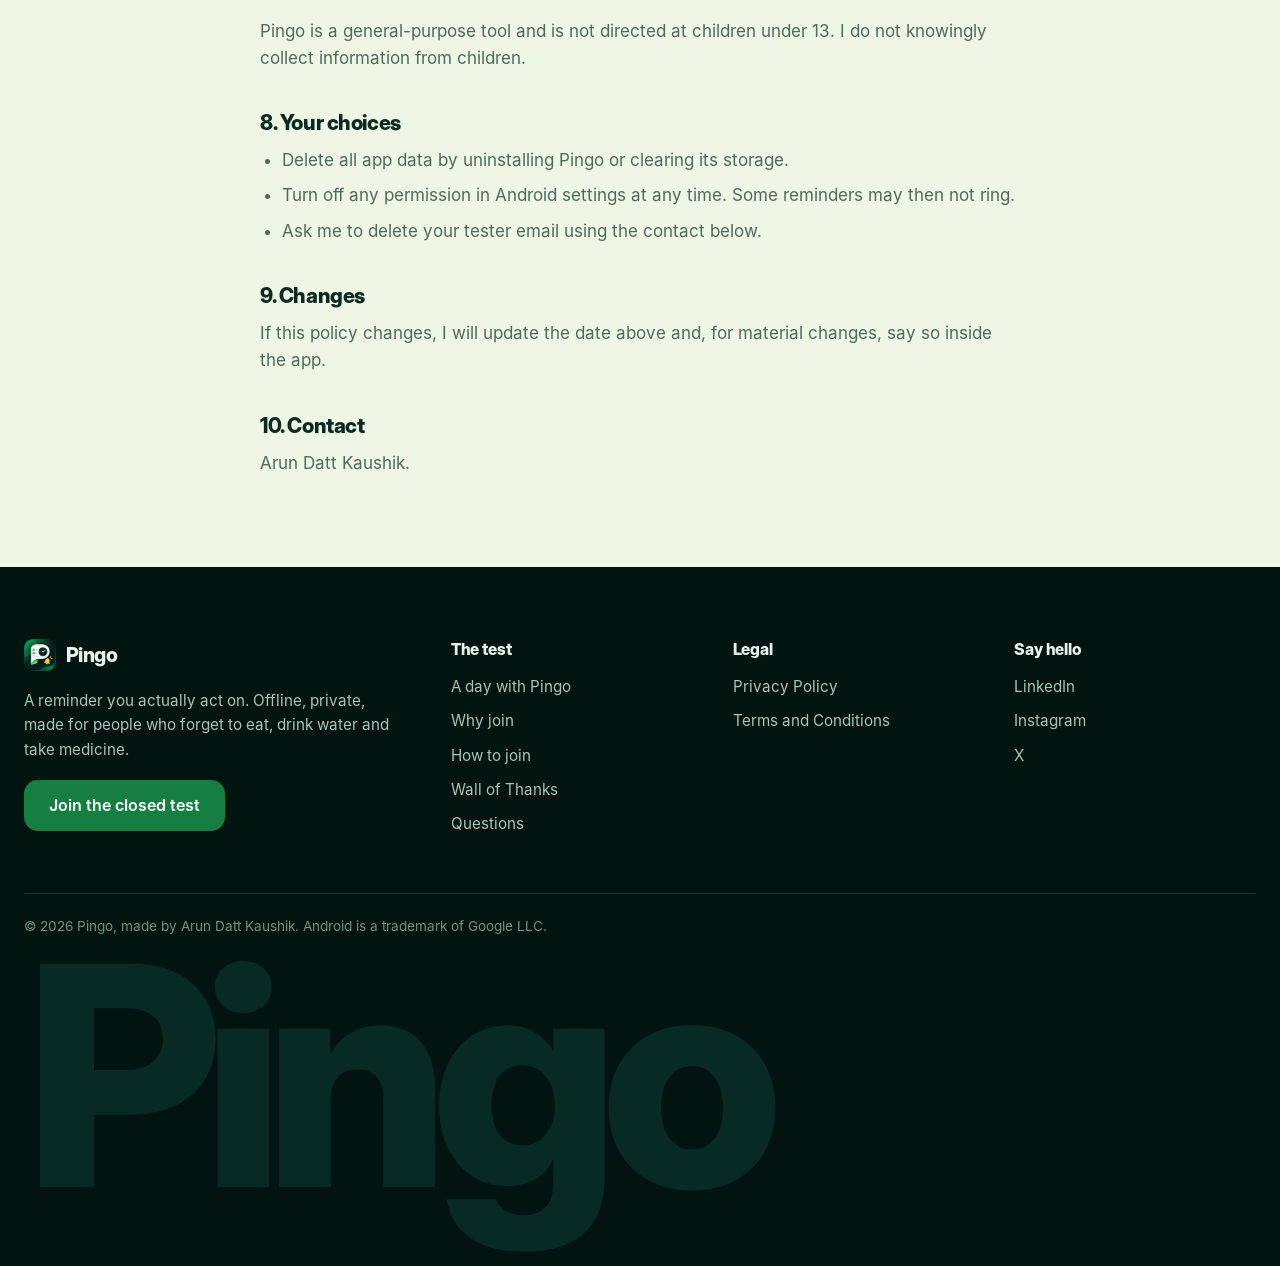
<file: privacy.html>
<!doctype html>
<html lang="en">
<head>
  <meta charset="utf-8">
  <meta name="viewport" content="width=device-width, initial-scale=1">
  <title>Privacy Policy | Pingo</title>
  <meta name="robots" content="index">
  <link rel="icon" type="image/png" href="assets/favicon.png">
  <link rel="stylesheet" href="styles.css">
</head>
<body class="doc-page">
<header class="nav"><div class="wrap bar"><a class="brand" href="index.html"><img src="assets/icon-192.png" alt="" width="32" height="32">Pingo</a><nav><a href="privacy.html">Privacy</a><a href="terms.html">Terms</a><a href="index.html">Home</a></nav></div></header>
<main>
<article class="doc">
<h1>Privacy Policy</h1>
<p>Last updated: 19 November 2026</p>
<p>Pingo is an Android reminder app made by Arun Datt Kaushik ("I", "me"). This policy explains what Pingo and this website do with your information. In short: your reminders stay on your phone, and I do not run a server that collects them.</p>

<h2>1. Information that stays on your phone</h2>
<p>Pingo has no account or sign-in. Your reminders, descriptions, priorities, repeat settings, history, streaks and app settings are stored in a database on your phone only. The app works without internet. I cannot see this data, and it is removed when you uninstall Pingo.</p>

<h2>2. Permissions and why Pingo asks for them</h2>
<ul>
  <li><b>Notifications, exact alarms, display over other apps and full-screen alerts:</b> to ring on time and show the reminder pop-up, including on the lock screen.</li>
  <li><b>Vibration, battery optimisation and autostart:</b> so the system does not stop reminders from firing.</li>
  <li><b>Speech recognition (microphone):</b> only when you tap the mic to add a reminder by voice. Your phone's speech service handles the audio. Pingo keeps only the text it returns.</li>
  <li><b>Files and media:</b> only when you pick an alert sound from your phone, or choose a file to save or restore a backup.</li>
  <li><b>Boot completed:</b> to set your reminders again after the phone restarts.</li>
</ul>

<h2>3. Backups</h2>
<p>A backup is a file that you create and store yourself. Pingo does not upload it anywhere. It contains your reminder titles and settings, so keep it as private as any personal file.</p>

<h2>4. Ads and purchases</h2>
<p>The closed test version shows no ads and takes no payments. The public version may show ads from Google AdMob and offer a paid plan through Google Play. If so, Google may collect device identifiers and usage data under its own policies (<a href="https://policies.google.com/privacy">policies.google.com/privacy</a>), and where required Pingo will ask for your consent first. Payments are handled entirely by Google Play, and I never see your card details. I will update this policy before these features go live.</p>

<h2>5. This website</h2>
<p>This site is hosted on GitHub Pages. It sets no cookies and uses no analytics or advertising trackers. Your test-plan ticks are saved only in your browser's local storage on your device. GitHub may keep standard server logs, as described in its own privacy statement.</p>

<h2>6. Closed-test sign-up and the Wall of Thanks</h2>
<p>If you volunteer as a tester, I collect the Google account email you give me by joining the tester group, and the name, role and organisation you give in the form. I use the email only to give you access to the Google Play test and to contact you about it. Your name, role, organisation and profile link appear on the Wall of Thanks, and on your certificate, only if you tick the box that allows it, and I will remove them whenever you ask. I do not sell it or share it for marketing. It is deleted when the test ends, or sooner if you ask.</p>

<h2>7. Children</h2>
<p>Pingo is a general-purpose tool and is not directed at children under 13. I do not knowingly collect information from children.</p>

<h2>8. Your choices</h2>
<ul>
  <li>Delete all app data by uninstalling Pingo or clearing its storage.</li>
  <li>Turn off any permission in Android settings at any time. Some reminders may then not ring.</li>
  <li>Ask me to delete your tester email using the contact below.</li>
</ul>

<h2>9. Changes</h2>
<p>If this policy changes, I will update the date above and, for material changes, say so inside the app.</p>

<h2>10. Contact</h2>
<p>Arun Datt Kaushik<span data-if-email>, <a data-email href="#"></a></span>.</p>
</article>
</main>
<footer>
  <div class="wrap foot">
    <div class="f-brand">
      <a class="brand" href="index.html"><img src="assets/icon-192.png" alt="" width="36" height="36">Pingo</a>
      <p>A reminder you actually act on. Offline, private, made for people who forget to eat, drink water and take medicine.</p>
      <a class="btn primary" href="index.html#join">Join the closed test</a>
    </div>
    <nav class="f-col" aria-label="The test">
      <h4>The test</h4>
      <a href="index.html#day">A day with Pingo</a><a href="index.html#why">Why join</a><a href="index.html#join">How to join</a><a href="index.html#wall">Wall of Thanks</a><a href="index.html#faq">Questions</a>
    </nav>
    <nav class="f-col" aria-label="Legal">
      <h4>Legal</h4>
      <a href="privacy.html">Privacy Policy</a><a href="terms.html">Terms and Conditions</a>
    </nav>
    <nav class="f-col" aria-label="Contact" data-hide-if-empty>
      <h4>Say hello</h4>
      <a data-email href="#"></a><a data-wa>WhatsApp</a><a data-social="linkedin">LinkedIn</a><a data-social="instagram">Instagram</a><a data-social="facebook">Facebook</a><a data-social="x">X</a>
    </nav>
  </div>
  <div class="wrap foot-end">
    <span>© <span id="year"></span> Pingo, made by Arun Datt Kaushik. Android is a trademark of Google LLC.</span>
  </div>
  <div class="bigmark" aria-hidden="true">Pingo</div>
</footer>
<script src="config.js"></script>
<script src="app.js"></script>
</body>
</html>
</file>
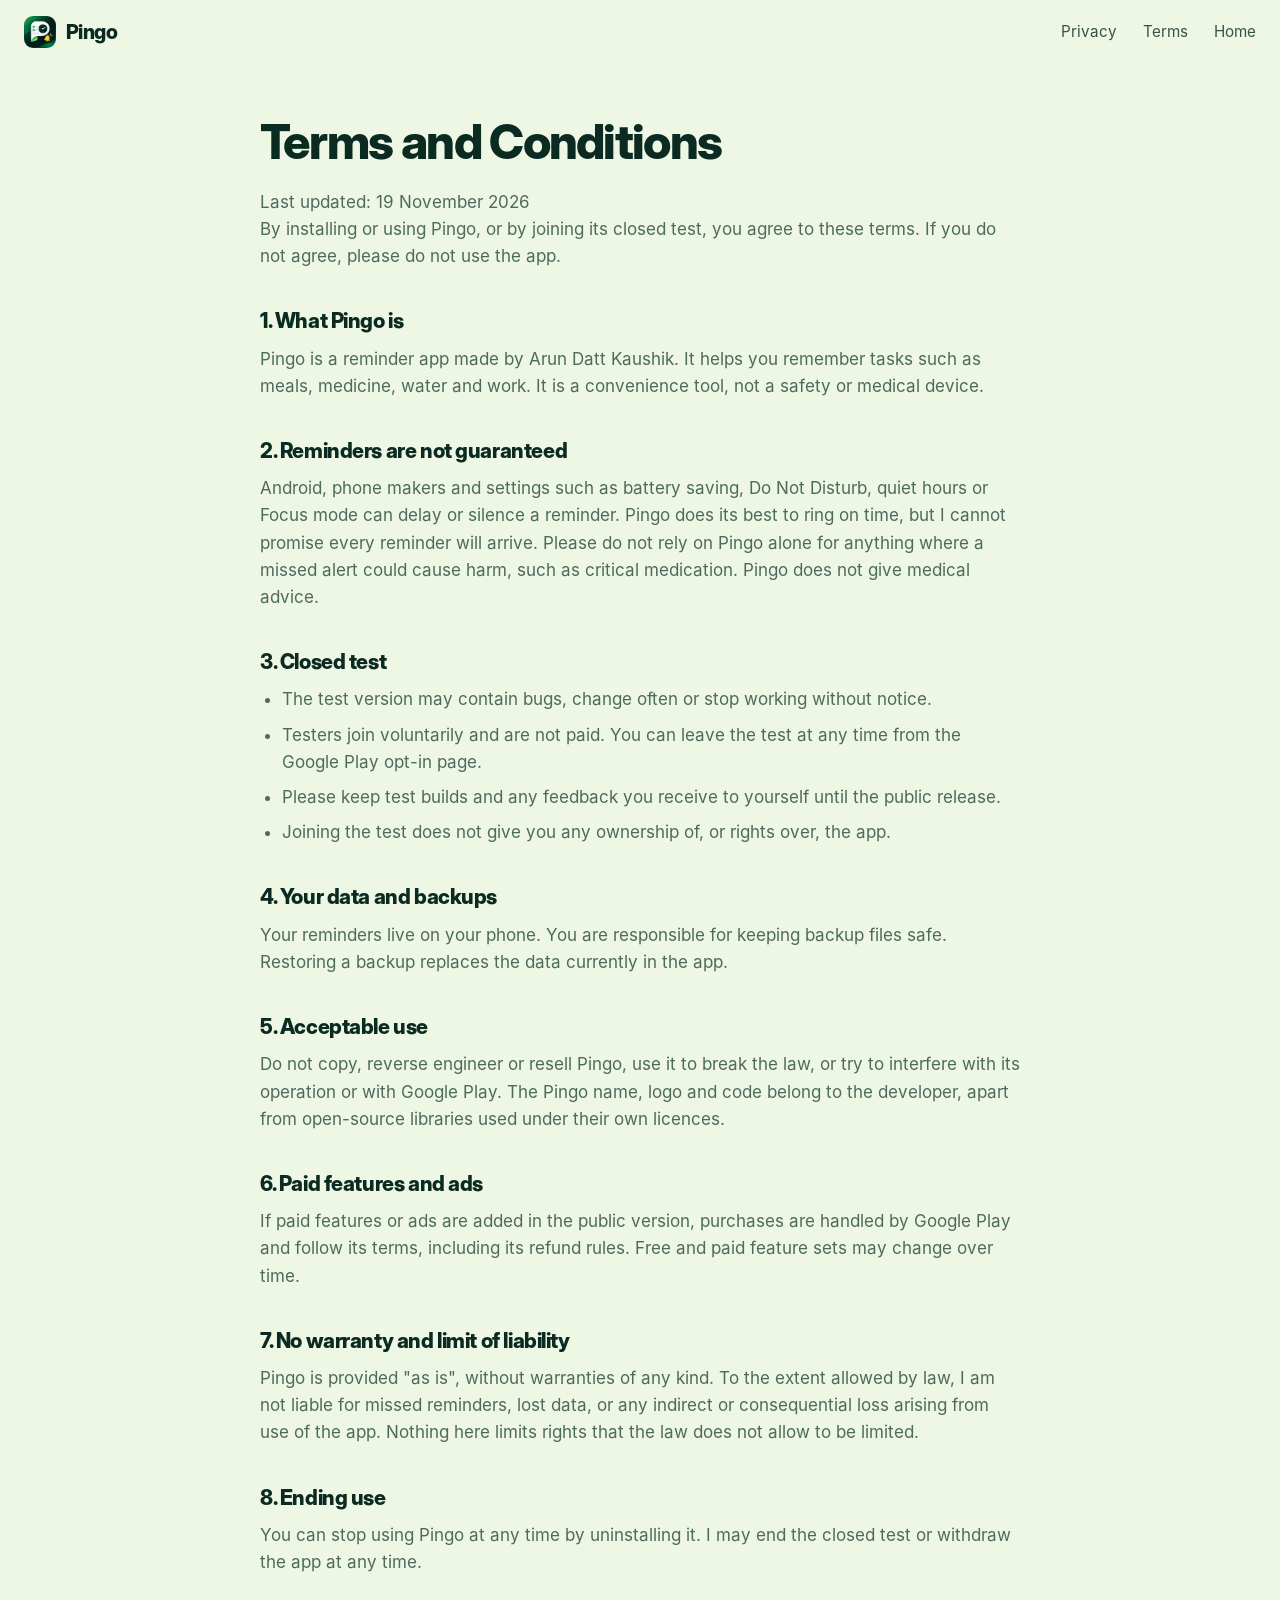
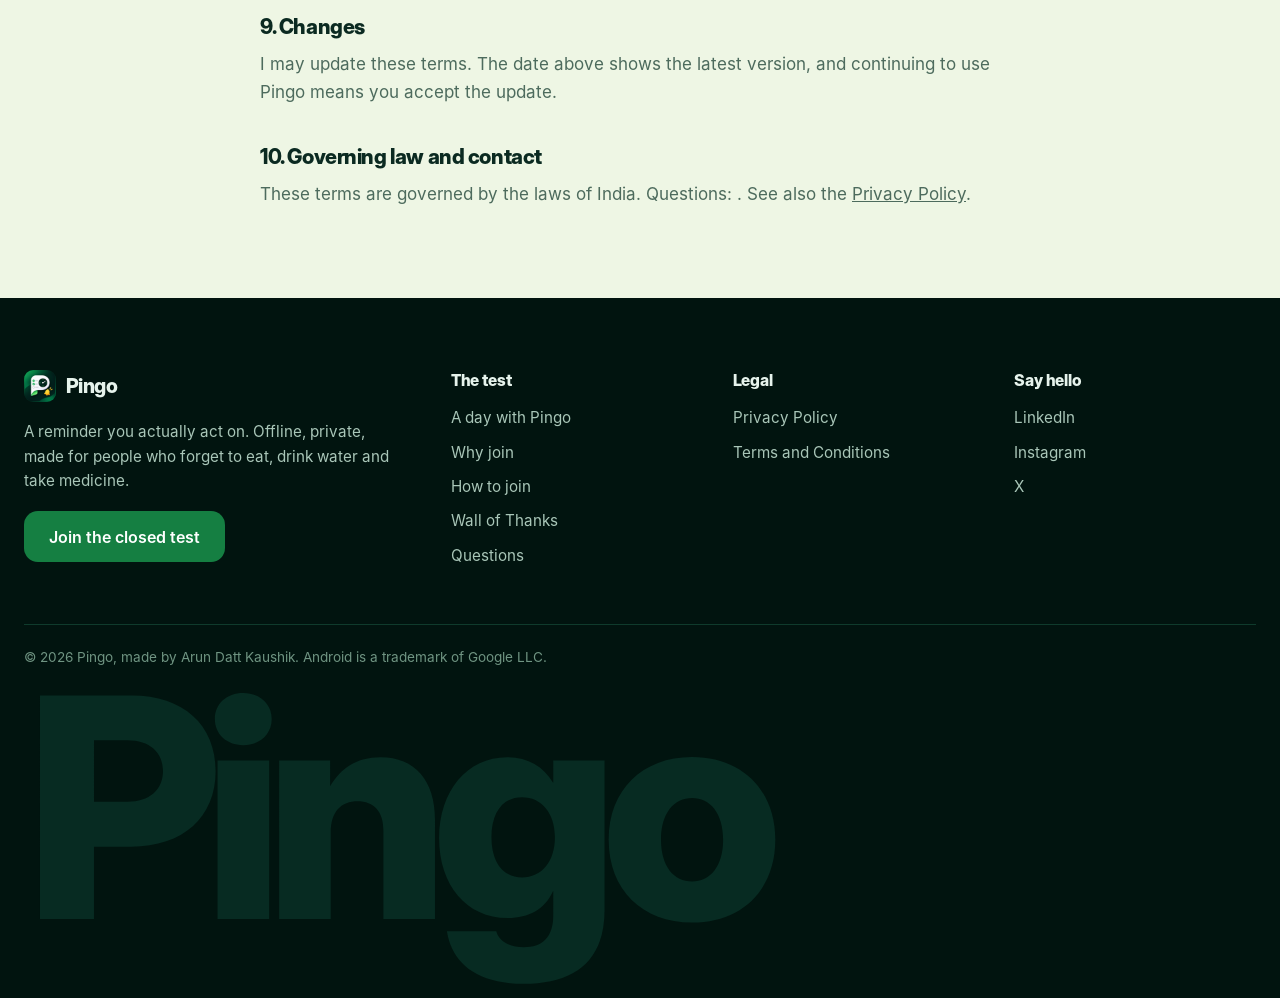
<file: terms.html>
<!doctype html>
<html lang="en">
<head>
  <meta charset="utf-8">
  <meta name="viewport" content="width=device-width, initial-scale=1">
  <title>Terms and Conditions | Pingo</title>
  <meta name="robots" content="index">
  <link rel="icon" type="image/png" href="assets/favicon.png">
  <link rel="stylesheet" href="styles.css">
</head>
<body class="doc-page">
<header class="nav"><div class="wrap bar"><a class="brand" href="index.html"><img src="assets/icon-192.png" alt="" width="32" height="32">Pingo</a><nav><a href="privacy.html">Privacy</a><a href="terms.html">Terms</a><a href="index.html">Home</a></nav></div></header>
<main>
<article class="doc">
<h1>Terms and Conditions</h1>
<p>Last updated: 19 November 2026</p>
<p>By installing or using Pingo, or by joining its closed test, you agree to these terms. If you do not agree, please do not use the app.</p>

<h2>1. What Pingo is</h2>
<p>Pingo is a reminder app made by Arun Datt Kaushik. It helps you remember tasks such as meals, medicine, water and work. It is a convenience tool, not a safety or medical device.</p>

<h2>2. Reminders are not guaranteed</h2>
<p>Android, phone makers and settings such as battery saving, Do Not Disturb, quiet hours or Focus mode can delay or silence a reminder. Pingo does its best to ring on time, but I cannot promise every reminder will arrive. Please do not rely on Pingo alone for anything where a missed alert could cause harm, such as critical medication. Pingo does not give medical advice.</p>

<h2>3. Closed test</h2>
<ul>
  <li>The test version may contain bugs, change often or stop working without notice.</li>
  <li>Testers join voluntarily and are not paid. You can leave the test at any time from the Google Play opt-in page.</li>
  <li>Please keep test builds and any feedback you receive to yourself until the public release.</li>
  <li>Joining the test does not give you any ownership of, or rights over, the app.</li>
</ul>

<h2>4. Your data and backups</h2>
<p>Your reminders live on your phone. You are responsible for keeping backup files safe. Restoring a backup replaces the data currently in the app.</p>

<h2>5. Acceptable use</h2>
<p>Do not copy, reverse engineer or resell Pingo, use it to break the law, or try to interfere with its operation or with Google Play. The Pingo name, logo and code belong to the developer, apart from open-source libraries used under their own licences.</p>

<h2>6. Paid features and ads</h2>
<p>If paid features or ads are added in the public version, purchases are handled by Google Play and follow its terms, including its refund rules. Free and paid feature sets may change over time.</p>

<h2>7. No warranty and limit of liability</h2>
<p>Pingo is provided "as is", without warranties of any kind. To the extent allowed by law, I am not liable for missed reminders, lost data, or any indirect or consequential loss arising from use of the app. Nothing here limits rights that the law does not allow to be limited.</p>

<h2>8. Ending use</h2>
<p>You can stop using Pingo at any time by uninstalling it. I may end the closed test or withdraw the app at any time.</p>

<h2>9. Changes</h2>
<p>I may update these terms. The date above shows the latest version, and continuing to use Pingo means you accept the update.</p>

<h2>10. Governing law and contact</h2>
<p>These terms are governed by the laws of India. Questions: <a data-email href="#">contact email on the home page</a>. See also the <a href="privacy.html">Privacy Policy</a>.</p>
</article>
</main>
<footer>
  <div class="wrap foot">
    <div class="f-brand">
      <a class="brand" href="index.html"><img src="assets/icon-192.png" alt="" width="36" height="36">Pingo</a>
      <p>A reminder you actually act on. Offline, private, made for people who forget to eat, drink water and take medicine.</p>
      <a class="btn primary" href="index.html#join">Join the closed test</a>
    </div>
    <nav class="f-col" aria-label="The test">
      <h4>The test</h4>
      <a href="index.html#day">A day with Pingo</a><a href="index.html#why">Why join</a><a href="index.html#join">How to join</a><a href="index.html#wall">Wall of Thanks</a><a href="index.html#faq">Questions</a>
    </nav>
    <nav class="f-col" aria-label="Legal">
      <h4>Legal</h4>
      <a href="privacy.html">Privacy Policy</a><a href="terms.html">Terms and Conditions</a>
    </nav>
    <nav class="f-col" aria-label="Contact" data-hide-if-empty>
      <h4>Say hello</h4>
      <a data-email href="#"></a><a data-wa>WhatsApp</a><a data-social="linkedin">LinkedIn</a><a data-social="instagram">Instagram</a><a data-social="facebook">Facebook</a><a data-social="x">X</a>
    </nav>
  </div>
  <div class="wrap foot-end">
    <span>© <span id="year"></span> Pingo, made by Arun Datt Kaushik. Android is a trademark of Google LLC.</span>
  </div>
  <div class="bigmark" aria-hidden="true">Pingo</div>
</footer>
<script src="config.js"></script>
<script src="app.js"></script>
</body>
</html>
</file>
<file: styles.css>
/* Pingo closed-test site. One idea: a day with the app, from morning light to night. */
@font-face { font-family: "Inter"; src: url(assets/fonts/inter-400.woff) format("woff"); font-weight: 400; font-display: swap; }
@font-face { font-family: "Inter"; src: url(assets/fonts/inter-600.woff) format("woff"); font-weight: 600; font-display: swap; }
@font-face { font-family: "Inter Display"; src: url(assets/fonts/display-800.woff) format("woff"); font-weight: 800; font-display: swap; }
@font-face { font-family: "Inter Display"; src: url(assets/fonts/display-300.woff) format("woff"); font-weight: 300; font-display: swap; }

:root {
  --dawn: #eef6e4; --mint: #e1f3e8; --amber: #ffecb0; --dusk: #1f6b4e; --night: #02221d;
  --ink: #0b2a21; --muted: #4d6b5d; --leaf: #1cab5b; --leaf-dk: #157f42; --bell: #fed839; --alarm: #dc2626;
  --font: "Inter", system-ui, -apple-system, "Segoe UI", Roboto, Arial, sans-serif;
  --display: "Inter Display", "Inter", system-ui, sans-serif;
}
* { box-sizing: border-box; }
html { scroll-behavior: smooth; }
body { margin: 0; font-family: var(--font); color: var(--ink); background: var(--night); line-height: 1.6; -webkit-font-smoothing: antialiased; font-size: 17px; }
img { max-width: 100%; display: block; }
a { color: inherit; }
h1, h2, h3, h4, p, ol, ul { margin: 0; padding: 0; }
ol, ul { list-style: none; }
.wrap { width: min(1240px, 100% - 48px); margin-inline: auto; }
.sr { position: absolute; width: 1px; height: 1px; overflow: hidden; clip: rect(0 0 0 0); white-space: nowrap; }
:focus-visible { outline: 3px solid var(--leaf-dk); outline-offset: 3px; border-radius: 6px; }
.night :focus-visible, .nav.dark :focus-visible, footer :focus-visible { outline-color: var(--bell); }
h1, h2, h3 { font-family: var(--display); font-weight: 800; letter-spacing: -.035em; }

/* ---------- buttons ---------- */
.btn { display: inline-flex; align-items: center; justify-content: center; padding: .9em 1.5em; border-radius: 14px; font: 600 1rem var(--font);
  text-decoration: none; border: 1.5px solid transparent; cursor: pointer; transition: transform .18s ease, background-color .2s, box-shadow .2s; }
.btn:hover { transform: translateY(-2px); }
.btn:active { transform: translateY(0) scale(.98); }
.btn.primary { background: var(--leaf-dk); color: #fff; }
.btn.primary:hover { box-shadow: 0 10px 24px rgba(21,127,66,.35); }
.night .btn.primary { background: var(--bell); color: #02221d; }
.night .btn.primary:hover { box-shadow: 0 10px 24px rgba(254,216,57,.28); }
.btn.primary.dark { background: var(--ink); color: #fff; }
.btn.quiet { border-color: currentColor; color: var(--ink); background: transparent; }
.btn.quiet.dk { color: #e6f3ec; border-color: rgba(230,243,236,.4); }
.btn.mini { padding: .5em 1em; font-size: .9rem; border-radius: 10px; background: var(--leaf-dk); color: #fff; margin-left: 8px; }
.nav.dark .btn.mini { background: var(--bell); color: #02221d; }
.btn[aria-disabled="true"] { opacity: .5; pointer-events: none; }

/* ---------- nav ---------- */
.nav { position: fixed; inset: 0 0 auto 0; z-index: 60; color: var(--ink); transition: background-color .3s, color .3s, box-shadow .3s; }
.nav.stuck { background: rgba(238,246,228,.82); backdrop-filter: blur(14px); -webkit-backdrop-filter: blur(14px); box-shadow: 0 1px 0 rgba(11,42,33,.08); }
.nav.dark { color: #e6f3ec; }
.nav.dark.stuck { background: rgba(2,34,29,.78); box-shadow: 0 1px 0 rgba(255,255,255,.08); }
.bar { display: flex; align-items: center; justify-content: space-between; height: 64px; }
.brand { display: flex; align-items: center; gap: 10px; font: 800 1.25rem var(--display); letter-spacing: -.03em; text-decoration: none; }
.brand img { width: 32px; height: 32px; border-radius: 9px; }
.nav nav { display: flex; align-items: center; gap: 26px; font-size: .95rem; }
.nav nav a { text-decoration: none; opacity: .8; }
.nav nav a:hover { opacity: 1; }
.nav nav a.btn { opacity: 1; }

/* ---------- hero (morning) ---------- */
.hero { position: relative; overflow: hidden; background-color: var(--dawn);
  background-image: radial-gradient(55% 60% at 88% 8%, rgba(254,216,57,.55), transparent 70%), radial-gradient(50% 55% at 8% 95%, rgba(28,171,91,.22), transparent 70%);
  background-size: 150% 150%, 150% 150%; background-repeat: no-repeat; animation: sky 22s ease-in-out infinite alternate; }
@keyframes sky { from { background-position: 100% 0, 0 100%; } to { background-position: 60% 30%, 30% 70%; } }
.ghost { position: absolute; left: -2vw; bottom: -5vw; font: 800 clamp(200px, 36vw, 560px)/.8 var(--display); letter-spacing: -.06em; color: rgba(11,42,33,.055); pointer-events: none; user-select: none; }
.hero-grid { position: relative; display: grid; grid-template-columns: 1.05fr .95fr; gap: 40px; align-items: center; min-height: 100vh; padding: 110px 0 80px; }
.pill { display: inline-flex; align-items: center; gap: 10px; background: rgba(21,127,66,.1); color: #0c5a31; padding: 7px 14px; border-radius: 99px; font-size: .88rem; font-weight: 600; }
.pill i { width: 8px; height: 8px; border-radius: 50%; background: var(--leaf); animation: blink 1.8s ease-in-out infinite; }
@keyframes blink { 50% { opacity: .3; transform: scale(.7); } }
.hero h1 { font-size: clamp(2.9rem, 6.4vw, 5.7rem); line-height: .96; margin: 22px 0 22px; max-width: 11ch; }
.lead { font-size: 1.15rem; color: var(--muted); max-width: 34rem; }
.hero .cta { display: flex; flex-wrap: wrap; gap: 12px; margin-top: 30px; }
.fine { margin-top: 18px; font-size: .9rem; color: var(--muted); }

/* ---------- phone ---------- */
.phone-wrap { display: grid; place-items: center; --pf: 15px; }
.phone { --ink: #0b2a21; font-size: var(--pf); width: 20em; aspect-ratio: 1 / 2.05; background: #08130f; border-radius: 3em; padding: .55em; position: relative;
  box-shadow: 0 0 0 .12em #1c3a30, 0 3em 6em -1em rgba(2,34,29,.55); }
.hero .phone { transform: perspective(1600px) rotateY(-9deg) rotateX(3deg) rotate(1.5deg); }
.glass { position: absolute; inset: .55em; border-radius: 2.5em; overflow: hidden; color: #fff;
  background: radial-gradient(120% 80% at 80% 0%, #2c6b55 0%, transparent 60%), linear-gradient(170deg, #1d4d3f, #0a1f18); }
  .glass:has(.scr.app.on) { background: #f2f8f4; }
.sb { position: absolute; top: 1em; left: 1.7em; right: 1.7em; display: flex; justify-content: space-between; font-size: .72em; font-weight: 600; z-index: 3; transition: color .3s; }
.glass:has(.scr.app.on) .sb, .glass.light .sb { color: #0b2a21; }
.bat { width: 1.5em; height: .75em; border: 1.5px solid currentColor; border-radius: .22em; position: relative; }
.bat::after { content: ""; position: absolute; inset: 1px 35% 1px 1px; background: currentColor; border-radius: .1em; }
.lock { text-align: center; padding-top: 4.6em; }
.lt { font: 300 4.4em/1 var(--display); letter-spacing: -.03em; }
.ld { font-size: .8em; opacity: .75; margin-top: .4em; }
.notes { padding: 0 1em; display: grid; gap: .6em; }
.note { background: rgba(255,255,255,.94); color: var(--ink); border-radius: 1.25em; padding: .85em; display: grid; grid-template-columns: auto 1fr auto; gap: .7em; align-items: center; box-shadow: 0 .6em 1.4em rgba(0,0,0,.18); }
.note strong { display: block; font-size: .82em; }
.note span { font-size: .68em; color: #5b7468; }
.note em { font-size: .62em; color: #5b7468; font-style: normal; align-self: start; }
.app { width: 2.2em; height: 2.2em; border-radius: .6em; background: linear-gradient(145deg, #1cab5b, #0a5a35); color: #fff; display: grid; place-items: center; font: 800 1em var(--display); }
.acts { grid-column: 1 / -1; display: flex; gap: .5em; margin-top: .2em; }
.acts u { flex: 1; text-align: center; text-decoration: none; font-size: .68em; font-weight: 600; padding: .7em .3em; border-radius: .8em; background: #e7efe9; }
.acts u.hot { background: var(--leaf-dk); color: #fff; }

/* ---------- a day with Pingo (sticky story) ---------- */
.day { position: relative; overflow: clip; background-color: var(--bg, var(--dawn)); color: var(--ink); --bg: #eef6e4; --mut: #4d6b5d; --acc: #157f42; --rail: rgba(11,42,33,.28);
  transition: background-color .9s ease, color .6s ease; }
.day[data-stage="2"] { --bg: #e1f3e8; }
.day[data-stage="3"] { --bg: #d6efe2; }
.day[data-stage="4"] { --bg: #ffecb0; --acc: #8a5a00; }
.day[data-stage="5"] { --bg: #1f6b4e; --ink: #eaf6ee; --mut: #c4dccf; --acc: #fed839; --rail: rgba(234,246,238,.35); }
.day[data-stage="6"] { --bg: #02221d; --ink: #eaf6ee; --mut: #a9c6b8; --acc: #fed839; --rail: rgba(234,246,238,.3); }
.day .layer { position: sticky; top: 0; height: 100vh; margin-bottom: -100vh; z-index: 1; pointer-events: none; }
.bigtime { position: absolute; left: max(2vw, calc((100vw - 1240px) / 2)); top: 50%; height: 1em; font: 800 clamp(120px, 21vw, 340px)/1 var(--display); letter-spacing: -.06em; transform: translateY(-50%); white-space: nowrap; }
.bigtime span { position: absolute; left: 0; top: 0; color: color-mix(in srgb, var(--ink) 6.5%, transparent); opacity: 0; transform: translateY(22%); transition: opacity .6s ease, transform .7s cubic-bezier(.2,.8,.2,1), color .6s; }
.bigtime span.on { opacity: 1; transform: none; }
.stagephone { position: absolute; right: max(7vw, calc((100vw - 1240px) / 2 + 90px)); top: 50%; transform: translateY(-50%); --pf: min(15px, calc(100vh / 45)); }
.rail { position: absolute; right: max(1.6vw, calc((100vw - 1240px) / 2 - 10px)); top: 50%; transform: translateY(-50%); display: grid; gap: 18px; pointer-events: auto; }
.rail li { position: relative; text-align: right; font-size: .78rem; font-weight: 600; color: var(--mut); padding-right: 16px; transition: color .3s; }
.rail li::after { content: ""; position: absolute; right: 0; top: 50%; width: 7px; height: 7px; margin-top: -3.5px; border-radius: 50%; background: var(--rail); transition: background-color .3s, transform .3s; }
.rail li.on { color: var(--ink); }
.rail li.on::after { background: var(--acc); transform: scale(1.7); }
.rail a { text-decoration: none; }
.steps { position: relative; z-index: 2; }
.step { min-height: 100vh; display: flex; align-items: center; }
.step .t { max-width: 26rem; opacity: .28; transform: translateY(16px); transition: opacity .5s ease, transform .6s cubic-bezier(.2,.8,.2,1); }
.step.act .t { opacity: 1; transform: none; }
.step time { font-weight: 600; font-size: 1rem; color: var(--acc); transition: color .6s; }
.step h3 { font-size: clamp(2.1rem, 3.8vw, 3.4rem); line-height: 1; margin: 10px 0 16px; color: var(--ink); transition: color .6s; }
.step p { color: var(--mut); font-size: 1.05rem; transition: color .6s; }

/* screens inside the story phone */
.scr { position: absolute; inset: 0; opacity: 0; transform: translateY(1.2em) scale(.98); transition: opacity .5s ease, transform .6s cubic-bezier(.2,.8,.2,1); pointer-events: none; }
.scr.on { opacity: 1; transform: none; }
.scr[data-s="3"], .scr[data-s="4"], .scr[data-s="5"] { color: var(--ink); padding: 3.4em 1.3em 1em; background: #f2f8f4; }
.scr.night { background: #04130f; padding: 3.4em 1.2em 1em; }
.vh { font: 800 1.5em var(--display); letter-spacing: -.03em; margin-bottom: .7em; }
/* 1 water */
.scr[data-s="1"] .notes { margin-top: 2.2em; }
.count { margin: 1.2em 1em 0; background: rgba(255,255,255,.1); border-radius: 1.1em; padding: .9em; display: grid; gap: .5em; }
.count span { font-size: .7em; opacity: .8; }
.count b { font-size: .95em; }
.cups { display: flex; gap: .35em; }
.cups i { flex: 1; height: 1.7em; border-radius: .45em .45em .7em .7em; background: rgba(255,255,255,.18); }
.cups i.f { background: #58c7ff; }
.cups i.g { background: rgba(255,255,255,.18); }
.scr.on .cups i.g { animation: fillcup .5s ease 1.7s forwards; }
@keyframes fillcup { to { background: #58c7ff; } }
.scr.on .acts .hot { animation: tap 1.2s ease 1.3s; }
@keyframes tap { 0%, 100% { transform: none; filter: none; } 35% { transform: scale(.9); filter: brightness(1.3); } }
/* 2 medicine */
.dim { position: absolute; inset: 0; background: rgba(0,0,0,.45); }
.popup { position: absolute; left: 1em; right: 1em; top: 9em; background: #fff; color: var(--ink); border-radius: 1.4em; padding: 1.1em 1em .9em; text-align: center; }
.popup .hi { color: var(--alarm); font-weight: 800; font-size: .72em; }
.popup h4 { font: 800 1.35em var(--display); letter-spacing: -.02em; margin: .3em 0 .1em; }
.popup p { font-size: .8em; color: #5b7468; }
.row3 { display: flex; gap: .4em; margin: 1em 0 .7em; }
.row3 u { flex: 1; text-decoration: none; font-size: .64em; border: 1px solid #cfe3d8; border-radius: .8em; padding: .8em .2em; }
.cta2 { background: var(--leaf-dk); color: #fff; font-weight: 600; border-radius: .8em; padding: .75em; font-size: .9em; }
.popup .skip { margin-top: .8em; }
.scr.on .cta2 { animation: tap 1.2s ease 1.6s; }
.streak { position: absolute; left: 50%; top: 27em; transform: translateX(-50%) scale(.6); opacity: 0; display: flex; align-items: center; gap: .6em; background: #fff; color: var(--ink); border-radius: 99px; padding: .8em 1.2em; font-size: 1.05em; box-shadow: 0 1em 2em rgba(0,0,0,.3); white-space: nowrap; }
.streak span { font-size: 1.4em; }
.scr.on .streak { animation: streakIn .6s cubic-bezier(.3,1.5,.5,1) 2.9s forwards; }
@keyframes streakIn { to { opacity: 1; transform: translateX(-50%) scale(1); } }
/* 3 voice */
.wave { display: flex; align-items: center; justify-content: center; gap: .3em; height: 4.5em; }
.wave i { width: .38em; height: 40%; border-radius: 1em; background: var(--leaf-dk); }
.scr.on .wave i { animation: wv .9s ease-in-out infinite; }
.wave i:nth-child(2n) { animation-delay: .15s !important; } .wave i:nth-child(3n) { animation-delay: .3s !important; } .wave i:nth-child(5n) { animation-delay: .45s !important; }
@keyframes wv { 50% { height: 100%; } }
.said { text-align: center; font-weight: 600; margin: .8em 0 1.2em; min-height: 1.5em; font-size: 1.05em; }
.said span { display: inline-block; overflow: hidden; white-space: nowrap; vertical-align: bottom; width: 0; border-right: 2px solid var(--leaf-dk); }
.scr.on .said span { animation: type 1.6s steps(17) .4s forwards; }
@keyframes type { to { width: 9.4em; border-color: transparent; } }
.filled { background: #fff; border: 1px solid #cfe3d8; border-radius: 1.2em; padding: 1em; opacity: 0; transform: translateY(1em); }
.scr.on .filled { animation: slideUp .6s cubic-bezier(.2,.8,.2,1) 2.3s forwards; }
@keyframes slideUp { to { opacity: 1; transform: none; } }
.filled small { color: #5b7468; font-size: .7em; }
.frow { display: flex; justify-content: space-between; align-items: center; margin-top: .5em; }
.frow b { font: 800 1.3em var(--display); }
.chip { background: #fff3c4; color: #7a4b00; font-size: .68em; font-weight: 600; padding: .3em .8em; border-radius: 99px; }
.dim2 { font-size: .74em; color: #5b7468; }
.save { margin-top: 1em; background: var(--leaf-dk); color: #fff; border-radius: .8em; text-align: center; padding: .75em; font-weight: 600; font-size: .9em; }
/* 4 focus */
.ring { position: relative; width: 11em; height: 11em; margin: .5em auto 1.2em; }
.ring svg { width: 100%; height: 100%; transform: rotate(-90deg); }
.ring circle { fill: none; stroke-width: 9; }
.ring .tr { stroke: #d5e8dc; }
.ring .pr { stroke: var(--leaf-dk); stroke-linecap: round; stroke-dasharray: 326.7; stroke-dashoffset: 40; }
.scr.on .pr { animation: ringfill 1.8s cubic-bezier(.2,.8,.2,1) .2s both; }
@keyframes ringfill { from { stroke-dashoffset: 326.7; } to { stroke-dashoffset: 40; } }
.rt { position: absolute; inset: 0; display: grid; place-content: center; text-align: center; }
.rt b { font: 800 2.3em var(--display); letter-spacing: -.04em; }
.rt span { font-size: .75em; color: #5b7468; }
.qrow { display: flex; gap: .8em; align-items: center; background: #fff; border: 1px solid #cfe3d8; border-radius: 1.1em; padding: .8em; margin-top: .6em; }
.qrow > span { font-size: 1.4em; }
.qrow strong { display: block; font-size: .82em; }
.qrow div span { font-size: .68em; color: #5b7468; }
/* 5 progress */
.big7 { display: flex; align-items: baseline; gap: .4em; }
.big7 b { font: 800 4.6em/1 var(--display); letter-spacing: -.05em; color: var(--leaf-dk); }
.big7 span { font-weight: 600; }
.bars { display: flex; align-items: flex-end; gap: .5em; height: 7.5em; margin-top: 1.1em; }
.bars i { flex: 1; height: var(--h); background: var(--leaf); border-radius: .45em; }
.bars i.today { background: var(--bell); }
.scr.on .bars i { animation: grow .8s cubic-bezier(.2,.8,.2,1) both; transform-origin: bottom; }
.bars i:nth-child(1) { animation-delay: .1s !important; } .bars i:nth-child(2) { animation-delay: .17s !important; } .bars i:nth-child(3) { animation-delay: .24s !important; }
.bars i:nth-child(4) { animation-delay: .31s !important; } .bars i:nth-child(5) { animation-delay: .38s !important; } .bars i:nth-child(6) { animation-delay: .45s !important; } .bars i:nth-child(7) { animation-delay: .52s !important; }
@keyframes grow { from { transform: scaleY(0); } }
.days { display: flex; gap: .5em; margin-top: .4em; }
.days span { flex: 1; text-align: center; font-size: .66em; color: #5b7468; }
.goal { display: flex; justify-content: space-between; margin-top: 1.3em; background: #fff; border: 1px solid #cfe3d8; border-radius: 1.1em; padding: .9em; font-size: .9em; }
/* 6 night */
.moon { font-size: 2.6em; text-align: center; margin: .6em 0 .5em; color: #fed839; }
.qh { display: flex; justify-content: space-between; background: rgba(255,255,255,.08); border-radius: 1em; padding: .8em; font-size: .85em; }
.widget { margin-top: .9em; background: #f2f8f4; color: var(--ink); border-radius: 1.3em; padding: .9em; font-size: .85em; display: grid; gap: .35em; }
.widget small { font-weight: 600; color: #157f42; }
.widget span { display: inline-block; width: 5em; color: #5b7468; font-size: .85em; }
.scr.on .widget > div { animation: slideUp .5s ease both; }
.scr.on .widget > div:nth-of-type(1) { animation-delay: .3s; } .scr.on .widget > div:nth-of-type(2) { animation-delay: .45s; } .scr.on .widget > div:nth-of-type(3) { animation-delay: .6s; }
.widget > div { opacity: 1; }
.file { display: flex; gap: .7em; align-items: center; margin-top: .9em; background: rgba(255,255,255,.08); border-radius: 1em; padding: .8em; }
.file > span { font-size: 1.4em; }
.file strong { display: block; font-size: .8em; }
.file div span { font-size: .66em; opacity: .7; }
.file i { margin-left: auto; font-style: normal; width: 1.7em; height: 1.7em; border-radius: 50%; background: var(--leaf); display: grid; place-items: center; font-weight: 800; }
.scr.on .file i { animation: pop .5s cubic-bezier(.3,1.6,.5,1) 1.1s both; }
@keyframes pop { from { transform: scale(0); } }

/* ---------- night sections ---------- */
.night { background: var(--night); color: #e6f3ec; }
.sec { padding: clamp(72px, 10vw, 140px) 0; }
.sec h2 { font-size: clamp(2.1rem, 4.6vw, 3.8rem); line-height: 1; max-width: 16ch; }
.night .lead { color: #a9c6b8; margin-top: 18px; }

/* bento */
.bento { display: grid; grid-template-columns: repeat(6, 1fr); gap: 14px; margin-top: 44px; }
.tile { border-radius: 22px; padding: clamp(22px, 2.6vw, 34px); background: #0a3228; border: 1px solid #14493a; display: flex; flex-direction: column; gap: 10px; }
.tile h3 { font-size: clamp(1.3rem, 2vw, 1.75rem); line-height: 1.05; }
.tile p { color: #a9c6b8; font-size: .98rem; max-width: 34ch; }
.t-many { grid-column: 1 / 4; grid-row: 1 / 3; border-radius: 30px; }
.t-tmpl { grid-column: 4 / 7; background: #0f3b2c; }
.t-pri { grid-column: 4 / 7; grid-row: 2 / 4; border-radius: 30px; }
.t-off { grid-column: 1 / 4; background: var(--bell); border-color: var(--bell); color: #02221d; justify-content: flex-end; }
.t-off p { color: #3b3200; }
.num { font: 800 clamp(5rem, 11vw, 9rem)/.8 var(--display); letter-spacing: -.06em; color: #02221d !important; max-width: none !important; }
.points { margin-top: auto; padding-top: 18px; display: grid; gap: 0; position: relative; }
.points::before { content: ""; position: absolute; left: 7px; top: 22px; bottom: 22px; width: 2px; background: #1d5a47; }
.points li { position: relative; padding: 14px 0 14px 34px; font: 800 1.15rem var(--display); letter-spacing: -.02em; }
.points li::before { content: ""; position: absolute; left: 0; top: 50%; width: 16px; height: 16px; margin-top: -8px; border-radius: 50%; background: #0a3228; border: 3px solid #4fb98a; }
.points li.now::before { background: var(--bell); border-color: var(--bell); box-shadow: 0 0 0 6px rgba(254,216,57,.18); }
.points span { display: block; font: 400 .8rem var(--font); letter-spacing: 0; color: #a9c6b8; }
.chips { display: flex; flex-wrap: wrap; gap: 8px; margin-top: 6px; }
.chips span { background: #14493a; border-radius: 99px; padding: 8px 14px; font-size: .92rem; }
.levels { margin-top: auto; padding-top: 14px; display: grid; gap: 10px; }
.levels div { display: grid; grid-template-columns: 8px auto 1fr; align-items: center; gap: 14px; background: #0f3b2c; border-radius: 16px; padding: 18px 18px 18px 0; overflow: hidden; }
.levels i { align-self: stretch; }
.l1 { background: #1cab5b; } .l2 { background: #f59e0b; } .l3 { background: #ef4444; }
.levels b { font: 800 1.2rem var(--display); letter-spacing: -.02em; }
.levels span { color: #a9c6b8; font-size: .92rem; text-align: right; }

/* join */
.join-grid { display: grid; grid-template-columns: 1.25fr .75fr; gap: clamp(32px, 6vw, 90px); align-items: start; }
.meterbox { margin-top: 18px; max-width: 360px; }
.meter { height: 10px; border-radius: 99px; background: #14493a; overflow: hidden; margin-top: 8px; }
.meter i { display: block; height: 100%; width: 0; background: var(--leaf); border-radius: 99px; transition: width .6s; }
.stepper { counter-reset: s; margin-top: 44px; display: grid; gap: 0; position: relative; }
.stepper::before { content: ""; position: absolute; left: 21px; top: 24px; bottom: 60px; width: 2px; background: #14493a; }
.stepper li { counter-increment: s; position: relative; padding: 0 0 38px 70px; }
.stepper li::before { content: counter(s); position: absolute; left: 0; top: 0; width: 44px; height: 44px; border-radius: 50%; background: var(--bell); color: #02221d; font: 800 1.2rem var(--display); display: grid; place-items: center; }
.stepper h3 { font-size: 1.55rem; line-height: 1.1; padding-top: 7px; }
.stepper p { color: #a9c6b8; margin: 8px 0 18px; max-width: 36rem; }
.fourteen { position: sticky; top: 96px; background: #0a3228; border: 1px solid #14493a; border-radius: 28px; padding: clamp(22px, 2.6vw, 34px); display: grid; gap: 18px; }
.fourteen h3 { font-size: 1.6rem; line-height: 1.05; }
.fourteen p { color: #a9c6b8; font-size: .95rem; }
.dots { display: grid; grid-template-columns: repeat(7, 1fr); gap: 8px; }
.dots span { aspect-ratio: 1; border-radius: 50%; background: #0f3b2c; border: 1px solid #1d5a47; display: grid; place-items: center; font-size: .72rem; color: #7fa594; transition: background-color .4s, color .4s, transform .4s cubic-bezier(.3,1.6,.5,1); }
.dots span.lit { background: var(--leaf); border-color: var(--leaf); color: #02221d; font-weight: 600; transform: scale(1.06); }
.dots span.last.lit { background: var(--bell); border-color: var(--bell); }

/* test plan */
.tprog { margin-top: 26px; color: var(--bell); font-weight: 600; min-height: 1.6em; }
.tests { display: grid; grid-template-columns: repeat(2, 1fr); gap: 12px; margin-top: 14px; }
.tests label { display: flex; gap: 16px; align-items: flex-start; background: #0a3228; border: 1px solid #14493a; border-radius: 18px; padding: 18px 20px; cursor: pointer; transition: border-color .2s, background-color .2s; }
.tests label:hover { border-color: #4fb98a; }
.tests label:has(input:checked) { background: #0f3b2c; border-color: var(--leaf); }
.tests input { appearance: none; -webkit-appearance: none; width: 24px; height: 24px; margin-top: 2px; flex: none; border: 2px solid #4fb98a; border-radius: 8px; display: grid; place-content: center; background: transparent; cursor: pointer; transition: background-color .2s, border-color .2s; }
.tests input::after { content: "✓"; font-weight: 800; font-size: .85rem; color: #02221d; transform: scale(0); transition: transform .25s cubic-bezier(.3,1.8,.5,1); }
.tests input:checked { background: var(--bell); border-color: var(--bell); }
.tests input:checked::after { transform: scale(1); }
.tests b { display: block; font: 800 1.08rem var(--display); letter-spacing: -.01em; }
.tests span { color: #a9c6b8; font-size: .92rem; display: block; margin-top: 4px; }
.tests input:checked + div b { text-decoration: line-through; text-decoration-color: rgba(230,243,236,.4); }
.hint { margin-top: 24px; color: #a9c6b8; max-width: 46rem; }

/* faq */
.faq-grid { display: grid; grid-template-columns: .8fr 1.2fr; gap: clamp(32px, 6vw, 90px); }
.faq-grid h2 { position: sticky; top: 100px; align-self: start; }
details { border-bottom: 1px solid #14493a; padding: 22px 0; }
details:first-child { border-top: 1px solid #14493a; }
summary { cursor: pointer; font: 800 1.25rem var(--display); letter-spacing: -.02em; list-style: none; display: flex; justify-content: space-between; gap: 18px; }
summary::-webkit-details-marker { display: none; }
summary::after { content: "+"; color: var(--bell); font: 400 1.7rem/1 var(--font); transition: transform .25s; }
details[open] summary::after { transform: rotate(45deg); }
details p { color: #a9c6b8; margin-top: 12px; max-width: 40rem; }
details[open] p { animation: open .3s ease; }
@keyframes open { from { opacity: 0; transform: translateY(-6px); } }
details a { color: var(--bell); }

/* sunrise: the next morning */
.sunrise { padding: clamp(110px, 14vw, 200px) 0 clamp(80px, 10vw, 140px); color: var(--ink);
  background: linear-gradient(180deg, #02221d 0, #1f6b4e 11%, #f1c94b 30%, #fff1b8 56%, #eef6e4 100%); }
.sunrise h2 { font-size: clamp(2.4rem, 6.4vw, 5.4rem); line-height: .96; max-width: 12ch; }
.sunrise .lead { color: #365548; margin: 18px 0 30px; }

/* ---------- privacy page ---------- */
.doc-page { background: var(--dawn); }
.doc-page .nav { position: static; }
.doc { max-width: 760px; margin: 0 auto; padding: 40px 0 90px; width: min(760px, 100% - 48px); }
.doc h1 { font-size: clamp(2rem, 5vw, 3rem); margin-bottom: 8px; }
.doc h2 { font-size: 1.3rem; margin: 34px 0 8px; letter-spacing: -.02em; }
.doc p, .doc li { color: var(--muted); }
.doc ul { list-style: disc; padding-left: 22px; }
.doc li { margin: 8px 0; }
.draft { background: #fff3c4; border: 1px solid #e8cf73; border-radius: 12px; padding: 12px 16px; margin: 18px 0; color: var(--ink); }

/* ---------- small screens ---------- */
@media (max-width: 900px) {
  .nav nav a:not(.btn) { display: none; }
  .hero-grid { grid-template-columns: 1fr; min-height: 0; padding: 100px 0 60px; gap: 36px; }
  .hero h1 { max-width: none; }
  .hero .phone { transform: none; }
  .phone-wrap { --pf: 13px; }
  .day { --pf: min(10px, calc((100vh - 340px) / 41)); }
  .stagephone { right: auto; left: 50%; top: 70px; transform: translateX(-50%); --pf: min(10px, calc((100vh - 340px) / 41)); }
  .day .layer::before { content: ""; position: absolute; inset: 0 0 auto 0; height: calc(70px + var(--pf) * 41 + 14px); background: var(--bg); z-index: 0; transition: background-color .9s ease; }
  .stagephone, .bigtime { z-index: 1; }
  .bigtime { left: 4vw; top: 74px; transform: none; font-size: 24vw; }
  .rail { display: none; }
  .day .layer { z-index: 3; }
  .step { align-items: flex-start; padding-top: calc(70px + var(--pf) * 41 + 28px); }
  .step .t { max-width: none; }
  .step h3 { font-size: 1.7rem; margin: 6px 0 10px; }
  .step p { font-size: .98rem; }
  .bento { grid-template-columns: 1fr; }
  .bento .tile { grid-column: auto !important; grid-row: auto !important; }
  .join-grid, .faq-grid { grid-template-columns: 1fr; }
  .fourteen, .faq-grid h2 { position: static; }
  .tests { grid-template-columns: 1fr; }
}

/* ---------- reduced motion: no looping or travelling, state changes still show ---------- */
@media (prefers-reduced-motion: reduce) {
  html { scroll-behavior: auto; }
  .hero, .pill i, .hero .glass { animation: none !important; }
  .hero .note { animation: none; }
  .scr, .bigtime span, .step .t, .day { transition-duration: .01s; }
  .scr.on *, .scr.on { animation-duration: .01s !important; animation-delay: 0s !important; }
  .scr .popup { animation: none !important; }
  .scr.on .popup { display: none; }
  .scr .streak { opacity: 1; transform: translateX(-50%); }
  .scr .filled { opacity: 1; transform: none; }
  .said span { width: 9.4em; border: 0; }
}

.confetti { position: fixed; z-index: 90; pointer-events: none; font-size: 1.4rem; animation: fly 1.3s ease-out forwards; }
@keyframes fly { to { transform: translate(var(--x), var(--y)) rotate(var(--r)); opacity: 0; } }
.tprog.pop { animation: tp .5s cubic-bezier(.3,1.6,.5,1); }
@keyframes tp { from { transform: scale(.9); } }
@media (prefers-reduced-motion: reduce) { .confetti { display: none; } }

/* ---------- hero phone: endless loop of scenes (lock, add by voice, popup, water and focus) ---------- */
.glass { transition: background .6s ease; }
.glass.light { background: #f2f8f4; }
.hs { position: absolute; inset: 0; opacity: 0; transition: opacity .6s ease, transform .6s cubic-bezier(.2,.8,.2,1); transform: scale(1.04); pointer-events: none; }
.hs.on { opacity: 1; transform: none; }
.hs.light { padding: 3.4em 1.1em 1em; color: #0b2a21; }
.hs .notes { position: absolute; left: 0; right: 0; top: 14em; }
.hs.on .note { animation: arrive .7s cubic-bezier(.2,1.15,.3,1) both; }
.hs.on .n1 { animation-delay: .5s; } .hs.on .n2 { animation-delay: 1.4s; } .hs.on .n3 { animation-delay: 2.3s; }
@keyframes arrive { from { opacity: 0; transform: translateY(-3em) scale(.94); } to { opacity: 1; transform: none; } }
.swipe { position: absolute; bottom: 1.6em; left: 50%; translate: -50% 0; font-size: .72em; opacity: 0; background: rgba(255,255,255,.16); padding: .6em 1.2em; border-radius: 99px; white-space: nowrap; }
.hs.on .swipe { animation: sw 1.6s ease 3.4s both; }
@keyframes sw { 0% { opacity: 0; transform: translateY(1em); } 30%, 70% { opacity: 1; } 100% { opacity: 1; transform: translateY(-2.2em); } }
.hh { font: 800 1.6em var(--display); letter-spacing: -.03em; margin-bottom: .6em; }
.trow { display: flex; gap: .8em; align-items: center; background: #fff; border: 1px solid #d6e8dd; border-radius: 1.1em; padding: .8em .9em; margin-bottom: .55em; }
.trow b { display: block; font-size: .88em; }
.trow span { font-size: .66em; color: #5b7468; }
.ck { width: 1.3em; height: 1.3em; border-radius: 50%; border: 2px solid #8fbfa6; flex: none; position: relative; }
.ck.done { background: var(--leaf); border-color: var(--leaf); }
.ck.done::after { content: "✓"; position: absolute; inset: 0; display: grid; place-items: center; color: #fff; font-size: .8em; font-weight: 800; }
.trow.new { opacity: 0; }
.hs.on .r1 { animation: rowin .7s cubic-bezier(.2,1.1,.3,1) 3.2s both, flash 1.2s ease 3.2s; }
.hs.on .r2 { animation: rowin .7s cubic-bezier(.2,1.1,.3,1) 5.3s both, flash 1.2s ease 5.3s; }
@keyframes rowin { from { opacity: 0; transform: translateY(-1.2em) scale(.96); } to { opacity: 1; transform: none; } }
@keyframes flash { 0%, 100% { box-shadow: none; } 40% { box-shadow: 0 0 0 .25em rgba(254,216,57,.7); } }
.mic { position: absolute; right: 1.2em; bottom: 1.4em; width: 3em; height: 3em; border-radius: 50%; background: var(--leaf-dk); display: grid; place-items: center; font-size: 1em; }
.mic span { position: absolute; inset: 0; border-radius: 50%; border: 2px solid var(--leaf); opacity: 0; }
.hs.on .mic span { animation: ping 1.1s ease-out .6s 2, ping 1.1s ease-out 4.4s 1; }
@keyframes ping { from { opacity: .9; transform: scale(1); } to { opacity: 0; transform: scale(2); } }
.heard { position: absolute; left: 50%; bottom: 5.2em; translate: -50% 0; background: #0b2a21; color: #fff; font-size: .8em; padding: .6em 1.1em; border-radius: 99px; opacity: 0; white-space: nowrap; }
.hs.on .heard { animation: heard 2.2s ease .7s both; }
@keyframes heard { 0% { opacity: 0; transform: translateY(.8em); } 15%, 80% { opacity: 1; transform: none; } 100% { opacity: 0; } }
.hs[data-h="3"] .dim { opacity: 0; }
.hs.on[data-h="3"] .dim { animation: fadein .4s ease .4s both; }
@keyframes fadein { to { opacity: 1; } }
.hs[data-h="3"] .popup { top: 9em; opacity: 0; }
.hs.on[data-h="3"] .popup { animation: popin .6s cubic-bezier(.2,1.2,.3,1) .5s both; }
@keyframes popin { from { opacity: 0; transform: translateY(2em) scale(.92); } to { opacity: 1; transform: none; } }
.hs.on[data-h="3"] .cta2 { animation: tap 1s ease 2.4s; }
.hs.on[data-h="3"] .streak { animation: streakIn .6s cubic-bezier(.3,1.5,.5,1) 3.3s forwards; }
.wcard { background: #fff; border: 1px solid #d6e8dd; border-radius: 1.1em; padding: .9em; display: grid; gap: .5em; }
.wcard small { font-size: .68em; color: #5b7468; }
.wcard .cups i.f { background: #58c7ff; } .wcard .cups i.g { background: #d9ebf3; }
.hs.on .g1 { animation: fillcup .4s ease 1s forwards; } .hs.on .g2 { animation: fillcup .4s ease 2s forwards; } .hs.on .g3 { animation: fillcup .4s ease 3s forwards; }
.wn { font: 800 1.1em var(--display); }
.ft { margin-top: .8em; opacity: 0; }
.hs.on .ft { animation: rowin .6s ease 3.8s both; }
.ring2 { position: relative; width: 6.5em; height: 6.5em; margin: .9em auto 0; opacity: 0; }
.ring2 svg { width: 100%; height: 100%; transform: rotate(-90deg); }
.ring2 circle { fill: none; stroke-width: 9; } .ring2 .tr { stroke: #d5e8dc; }
.ring2 .pr { stroke: var(--leaf-dk); stroke-linecap: round; stroke-dasharray: 326.7; stroke-dashoffset: 326.7; }
.ring2 b { position: absolute; inset: 0; display: grid; place-items: center; font: 800 1.2em var(--display); }
.hs.on .ring2 { animation: fadein .4s ease 4.2s forwards; }
.hs.on .ring2 .pr { animation: ringfill 1.4s ease 4.3s forwards; }
@media (prefers-reduced-motion: reduce) {
  .hs { transition: none; } .hs .note, .hs .trow.new, .hs .popup, .hs .dim { opacity: 1; animation: none !important; }
}
@media (max-width: 900px) { .doc-page .nav nav a:not(.btn) { display: inline; } .doc-page .nav nav { gap: 14px; } }
.wn { position: relative; display: block; height: 1.3em; }
.wn span { position: absolute; left: 0; top: 0; }
.wn .b { opacity: 0; }
.hs.on .wn .a { animation: hide .01s ease 3.4s forwards; }
.hs.on .wn .b { animation: fadein .3s ease 3.4s forwards; }
@keyframes hide { to { opacity: 0; } }
@media (prefers-reduced-motion: reduce) { .wn .b { display: none; } }

/* ---------- why join ---------- */
.trade { display: grid; grid-template-columns: .8fr 1.2fr; gap: 14px; margin-top: 44px; }
.trade > div { border-radius: 28px; padding: clamp(24px, 3vw, 40px); }
.trade h3 { font-size: clamp(1.5rem, 2.4vw, 2rem); line-height: 1.05; margin-bottom: 18px; }
.give { background: var(--bell); color: #02221d; }
.give li { padding: 14px 0; border-top: 1px solid rgba(2,34,29,.18); font-size: 1.05rem; }
.give li b { font: 800 1.35rem var(--display); letter-spacing: -.02em; display: block; }
.give p { margin-top: 16px; color: #3b3200; font-size: .95rem; }
.get { background: #0a3228; border: 1px solid #14493a; }
.get li { padding: 16px 0 16px 34px; border-top: 1px solid #14493a; position: relative; color: #a9c6b8; }
.get li::before { content: "✓"; position: absolute; left: 0; top: 16px; width: 22px; height: 22px; border-radius: 50%; background: var(--leaf); color: #02221d; font-weight: 800; font-size: .8rem; display: grid; place-items: center; }
.get li b { color: #e6f3ec; }
.maker { margin-top: 28px; max-width: 50rem; color: #a9c6b8; display: grid; gap: 10px; }
.maker b { color: #e6f3ec; }
.mk-links { display: flex; gap: 18px; }
.mk-links a { color: var(--bell); }

/* ---------- reach out + share ---------- */
.reach { margin-top: 24px; padding: 26px; border: 1px dashed #2b6f59; border-radius: 22px; }
.reach h3 { font-size: 1.3rem; }
.reach p { color: #a9c6b8; margin: 6px 0 16px; }
.reach-btns { display: flex; flex-wrap: wrap; gap: 10px; }
.sharebox { border-top: 1px solid #1d5a47; padding-top: 18px; display: grid; gap: 12px; }
.sharebox > span { font-size: .85rem; color: #7fa594; }
.sharebtns { display: flex; flex-wrap: wrap; gap: 8px; }
.sharebtns a { text-decoration: none; padding: 9px 15px; border-radius: 99px; background: #0f3b2c; border: 1px solid #1d5a47; font-size: .92rem; transition: background-color .2s, transform .15s; }
.sharebtns a:hover { background: #14493a; transform: translateY(-1px); }

/* ---------- wall of thanks ---------- */
.wall { display: grid; grid-template-columns: repeat(3, 1fr); gap: 12px; margin-top: 14px; }
.seat { display: flex; gap: 16px; align-items: center; padding: 20px; border-radius: 20px; min-height: 112px; }
.seat.on { background: #0f3b2c; border: 1px solid #2b6f59; }
.seat.open { border: 1px dashed #24604d; color: #7fa594; }
.av { width: 52px; height: 52px; flex: none; border-radius: 50%; display: grid; place-items: center; font: 800 1.1rem var(--display); }
.seat.on .av { background: var(--bell); color: #02221d; }
.seat.open .av { border: 1px dashed #2b6f59; font-size: 1.4rem; }
.seat b { display: block; font: 800 1.15rem var(--display); letter-spacing: -.02em; color: #e6f3ec; }
.seat.open b { color: #8fb0a0; }
.role { display: block; font-size: .88rem; color: #a9c6b8; }
.seat.open .role { color: #6f9482; }
.seatlinks { display: flex; gap: 14px; margin-top: 6px; font-size: .88rem; }
.seatlinks a { color: var(--bell); }

/* ---------- footer ---------- */
footer { position: relative; overflow: hidden; background: #01140f; color: #a9c6b8; padding: 72px 0 0; font-size: .95rem; }
.foot { display: grid; grid-template-columns: 1.6fr 1fr 1fr 1fr; gap: 40px; position: relative; z-index: 1; }
.f-brand { display: grid; gap: 18px; align-content: start; max-width: 24rem; }
.f-brand .brand { color: #e6f3ec; }
.f-brand .btn { justify-self: start; }
.f-col { display: grid; gap: 10px; align-content: start; }
.f-col h4 { font: 800 1rem var(--display); letter-spacing: -.01em; color: #e6f3ec; margin-bottom: 6px; }
.f-col a { text-decoration: none; color: #a9c6b8; transition: color .2s; }
.f-col a:hover { color: var(--bell); }
.foot-end { display: flex; flex-wrap: wrap; justify-content: space-between; gap: 10px; margin-top: 56px; padding: 22px 0; border-top: 1px solid #0f3b2c; font-size: .85rem; color: #6f9482; position: relative; z-index: 1; }
.bigmark { font: 800 clamp(120px, 24vw, 380px)/1 var(--display); letter-spacing: -.06em; color: #072b22; margin: -.12em 0 0 2vw; padding-bottom: .12em; user-select: none; pointer-events: none; white-space: nowrap; }

/* ---------- mobile dock ---------- */
.dock { display: none; }
@media (max-width: 900px) {
  .dock { display: block; position: fixed; left: 0; right: 0; bottom: 0; z-index: 55; padding: 10px 16px calc(10px + env(safe-area-inset-bottom)); background: rgba(2,34,29,.88); backdrop-filter: blur(12px); -webkit-backdrop-filter: blur(12px); transition: transform .3s; }
  .dock .btn { width: 100%; background: var(--bell); color: #02221d; }
  .dock.off { transform: translateY(110%); }
  .trade { grid-template-columns: 1fr; }
  .wall { grid-template-columns: 1fr; }
  .foot { grid-template-columns: 1fr 1fr; }
  .f-brand { grid-column: 1 / -1; }
  footer { padding-bottom: 70px; }
}
@media (min-width: 901px) and (max-width: 1150px) { .wall { grid-template-columns: repeat(2, 1fr); } }
.cert-wrap { width: min(980px, 100% - 32px); margin: 0 auto; padding: 30px 0 80px; }
.cert-wrap canvas { width: 100%; height: auto; border-radius: 12px; box-shadow: 0 20px 60px -20px rgba(2,34,29,.4); background: #fff; }
.cert-actions { display: flex; flex-wrap: wrap; gap: 10px; margin: 22px 0; }
.cert-msg { color: var(--muted); max-width: 40rem; }
.popup .sn { font-size: .66em; margin-top: 1em; }

/* wall of thanks: moving strip */
.wallstrip { display: grid; gap: 14px; margin-top: 28px; }
.marq { overflow: hidden; -webkit-mask-image: linear-gradient(90deg, transparent, #000 8%, #000 92%, transparent); mask-image: linear-gradient(90deg, transparent, #000 8%, #000 92%, transparent); }
.track { display: flex; gap: 14px; width: max-content; animation: marq 40s linear infinite; }
.marq.rev .track { animation-direction: reverse; animation-duration: 65s; }
.marq:hover .track { animation-play-state: paused; }
@keyframes marq { to { transform: translateX(calc(-50% - 7px)); } }
.chip { display: flex; align-items: center; gap: 14px; padding: 14px 22px 14px 14px; border-radius: 99px; background: #0f3b2c; border: 1px solid #2b6f59; text-decoration: none; color: inherit; flex: none; }
.chip .av { width: 48px; height: 48px; color: #02221d; }
.chip b { display: block; font: 800 1.05rem var(--display); letter-spacing: -.02em; color: #e6f3ec; white-space: nowrap; }
.chip .role { white-space: nowrap; }
.wallnote { color: #5f8574; font-size: .75rem; margin-top: 10px; }
@media (prefers-reduced-motion: reduce) { .track { animation: none; flex-wrap: wrap; width: auto; } .track .chip[aria-hidden] { display: none; } }
#wall { overflow-x: clip; }

/* tighter gap after the wall */
#wall { padding-bottom: clamp(8px, 2vw, 24px); }
#plan { padding-top: clamp(40px, 6vw, 80px); }

/* nav logo: scales up with a small shake, only on hover */
.nav .brand img { transition: transform .25s cubic-bezier(.3,1.5,.5,1); }
.nav .brand:hover img { animation: logoShake .5s ease-in-out; transform: scale(1.12); }
@keyframes logoShake { 0%, 100% { rotate: 0deg; } 25% { rotate: -9deg; } 50% { rotate: 8deg; } 75% { rotate: -4deg; } }
@media (prefers-reduced-motion: reduce) { .nav .brand:hover img { animation: none; } }

/* heads-up timeline: fills the tile and draws itself in */
.t-many .points { flex: 1; margin-top: 28px; padding-top: 0; align-content: space-between; }
.points::before { transform-origin: top; }
.points.arm::before { transform: scaleY(0); }
.points.arm li { opacity: 0; transform: translateY(14px); }
.points.arm li::before { transform: scale(0); }
.points.go::before { transform: scaleY(1); transition: transform 1.6s cubic-bezier(.3,.7,.2,1) .1s; }
.points.go li { opacity: 1; transform: none; transition: opacity .6s ease, transform .6s cubic-bezier(.2,.8,.2,1); }
.points.go li::before { transform: scale(1); transition: transform .5s cubic-bezier(.3,1.6,.5,1); }
.points.go li:nth-child(1), .points.go li:nth-child(1)::before { transition-delay: .2s; }
.points.go li:nth-child(2), .points.go li:nth-child(2)::before { transition-delay: .8s; }
.points.go li:nth-child(3), .points.go li:nth-child(3)::before { transition-delay: 1.4s; }
.points.go li.now::before { animation: nowPulse 2.2s ease-out 2s infinite; }
@keyframes nowPulse { 0% { box-shadow: 0 0 0 0 rgba(254,216,57,.5); } 70%, 100% { box-shadow: 0 0 0 14px rgba(254,216,57,0); } }
@media (prefers-reduced-motion: reduce) { .points.arm::before, .points.arm li, .points.arm li::before { transform: none; opacity: 1; } .points.go li.now::before { animation: none; } }
</file>
